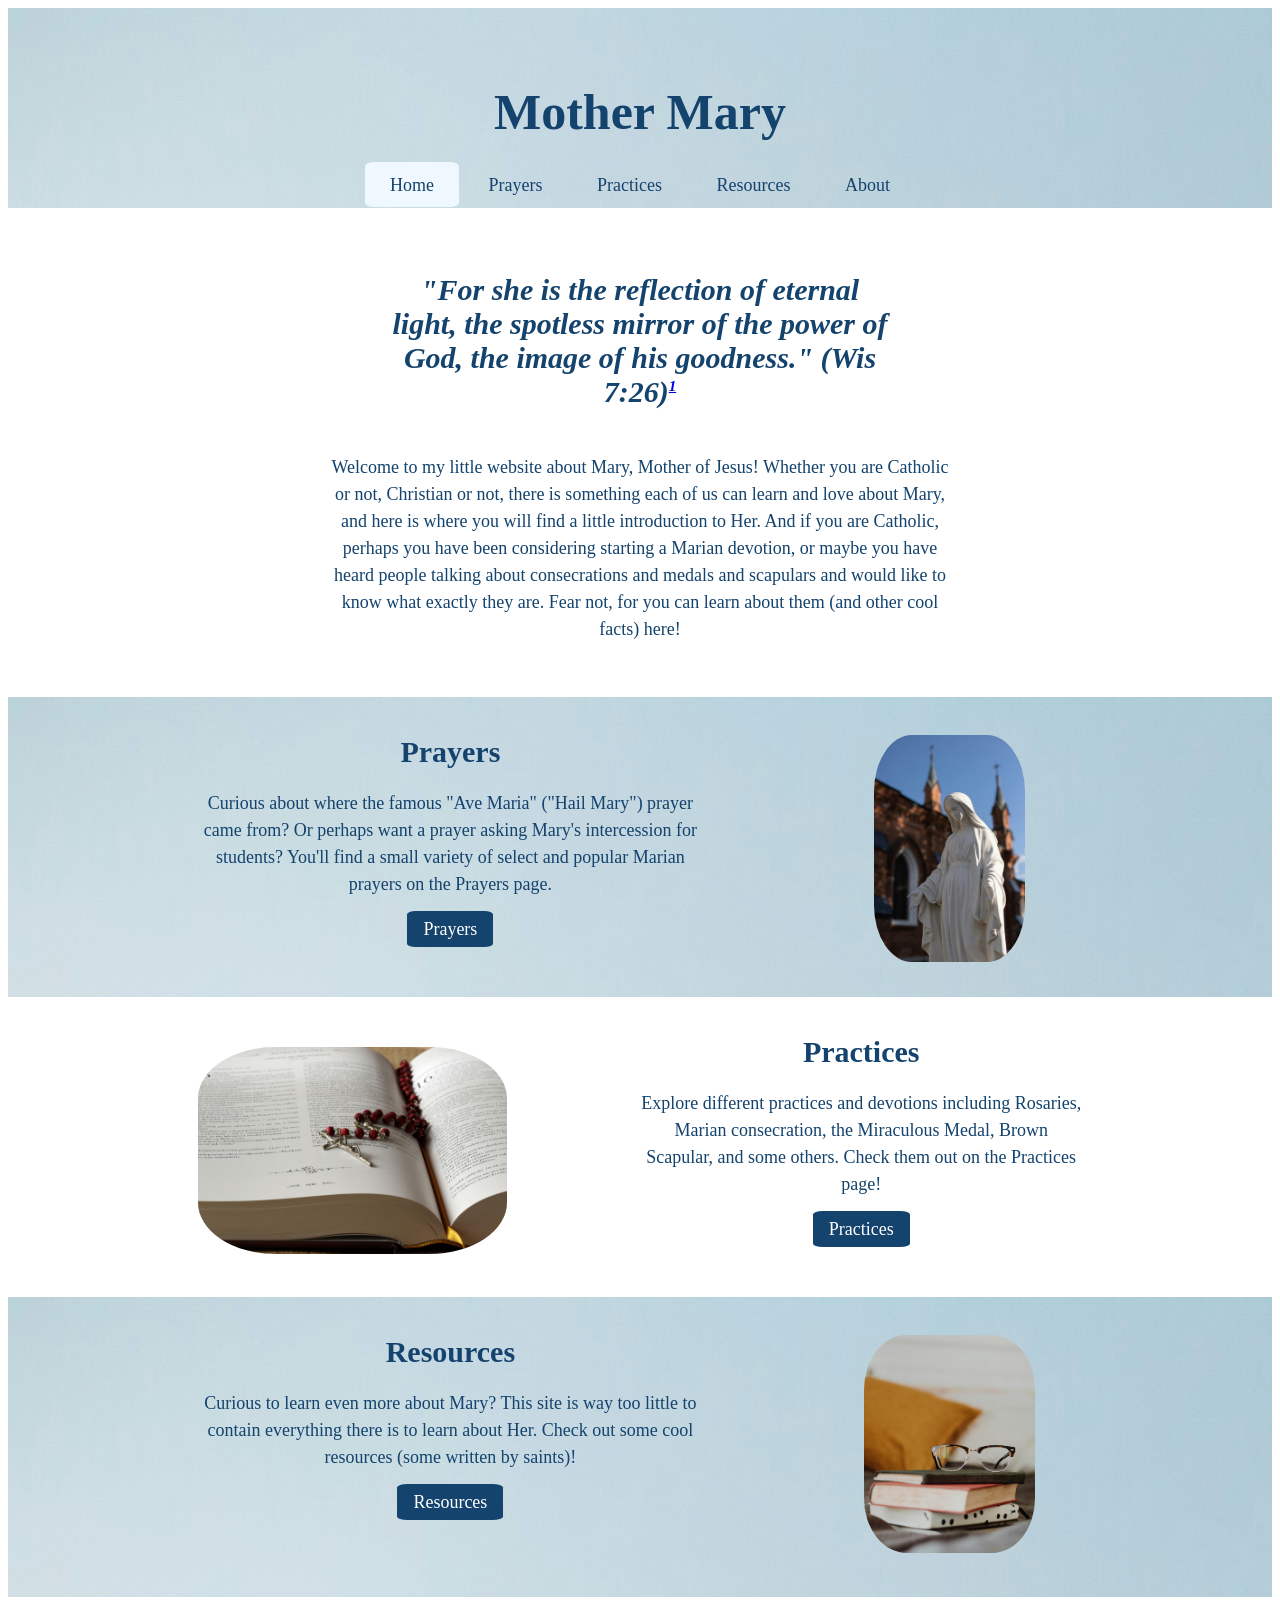
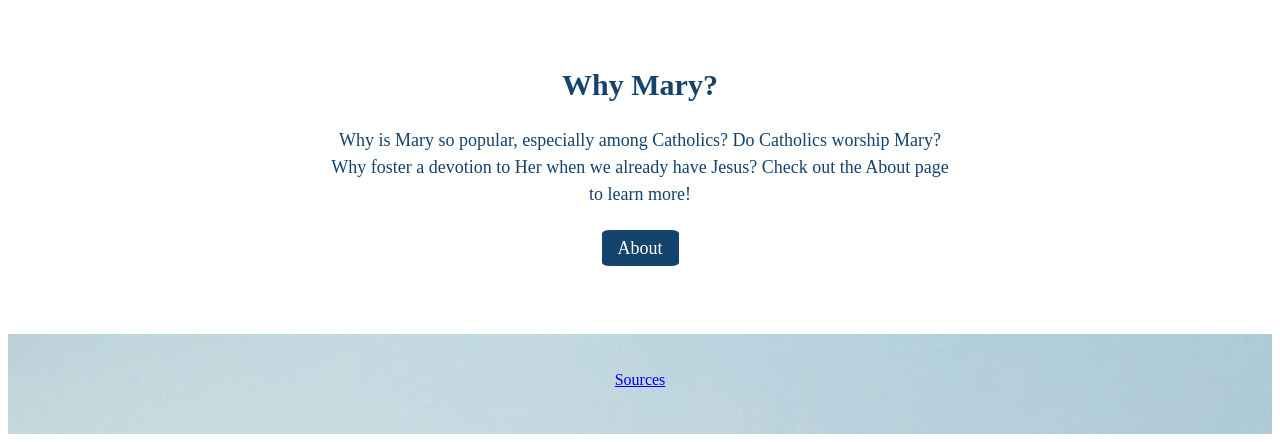
<file: index.html>
<!DOCTYPE html>
<html lang="en-US">
    <head>
        <title>Mother Mary</title>
        <link href="styles/styles.css" type="text/css" rel="stylesheet" >
        <script src="scripts/script.js"></script>
        <meta charset="UTF-8"> 
    </head>
    <body>
        <header>
            <h1>Mother Mary</h1>
            <nav>
                <a href="index.html" class="active">Home</a>
                <a href="prayers.html">Prayers</a>
                <a href="practices.html">Practices</a>
                <a href="resources.html">Resources</a>
                <a href="about.html">About</a>
            </nav>
        </header>
        
        
        <button onclick="topFunction()" id="myBtn" title="Back to top">Back to Top</button>



        <h2 id="quote">"For she is the reflection of eternal light,
             the spotless mirror of the power of God, the image of his goodness." 
             (Wis 7:26)<sup><a href="https://bible.usccb.org/bible/wisdom/7?26=#27007026" target="_blank">1</a></sup></h2>
        <p class="intro">
            Welcome to my little website about Mary, 
            Mother of Jesus! Whether you are Catholic 
            or not, Christian or not, there is something 
            each of us can learn and love about Mary, and 
            here is where you will find a little introduction
             to Her. And if you are Catholic, perhaps you have 
             been considering starting a Marian devotion, or
              maybe you have heard people talking about 
              consecrations and medals and scapulars and 
              would like to know what exactly they are. 
              Fear not, for you can learn about them (and
               other cool facts) here!
        </p>
        <br><br>
        <div class="splitView">
            <div class="left">
                <h2>Prayers</h2>
                <p>Curious about where the famous "Ave Maria" ("Hail Mary") prayer came from? 
                    Or perhaps want a prayer asking Mary's intercession for students? 
                    You'll find a small variety of select and popular Marian prayers on the Prayers page.</p>
                <a href="prayers.html" class="button">Prayers</a>
            </div>
            <div id="right">
                <img src="images/maryStatue.jpg" alt="Statue of Mary." title="Statue of Mary" >
            </div>
        </div>

        <div id="splitView2">
            <div id="left2">
                <img src="images/rosary1.jpg" alt="Rosary on Bible." title="Rosary" >
            </div>
            <div id="right2">
                <h2>Practices</h2>
                <p>Explore different practices and devotions including Rosaries, Marian consecration,
                     the Miraculous Medal, Brown Scapular, and some others. 
                     Check them out on the Practices page!</p>
                <a href="practices.html" class="button">Practices</a>
            </div>
        </div>
        
        <div class="splitView">
            <div class="left">
                <h2>Resources</h2>
                <p>Curious to learn even more about Mary? This site is way too little to contain everything there is to learn about Her. Check out some cool resources (some written by saints)!</p>
                <a href="resources.html" class="button">Resources</a>
            </div>
            <div id="right3">
                <img src="images/books.jpg" alt="Glasses on books." title="Books" >
            </div>
        </div>
        <br><br>
        <h2>Why Mary?</h2>
        <p class="intro">
            Why is Mary so popular, especially among Catholics? Do Catholics worship Mary? Why foster a devotion to Her when we already have Jesus? Check out the About page to learn more!
            <br>
            <br>
            <a href="about.html" class="button">About</a>
        </p>
        <br><br><br>
        <footer>
            <a href="sources.html">Sources</a>
        </footer>
    </body>
</html>
</file>
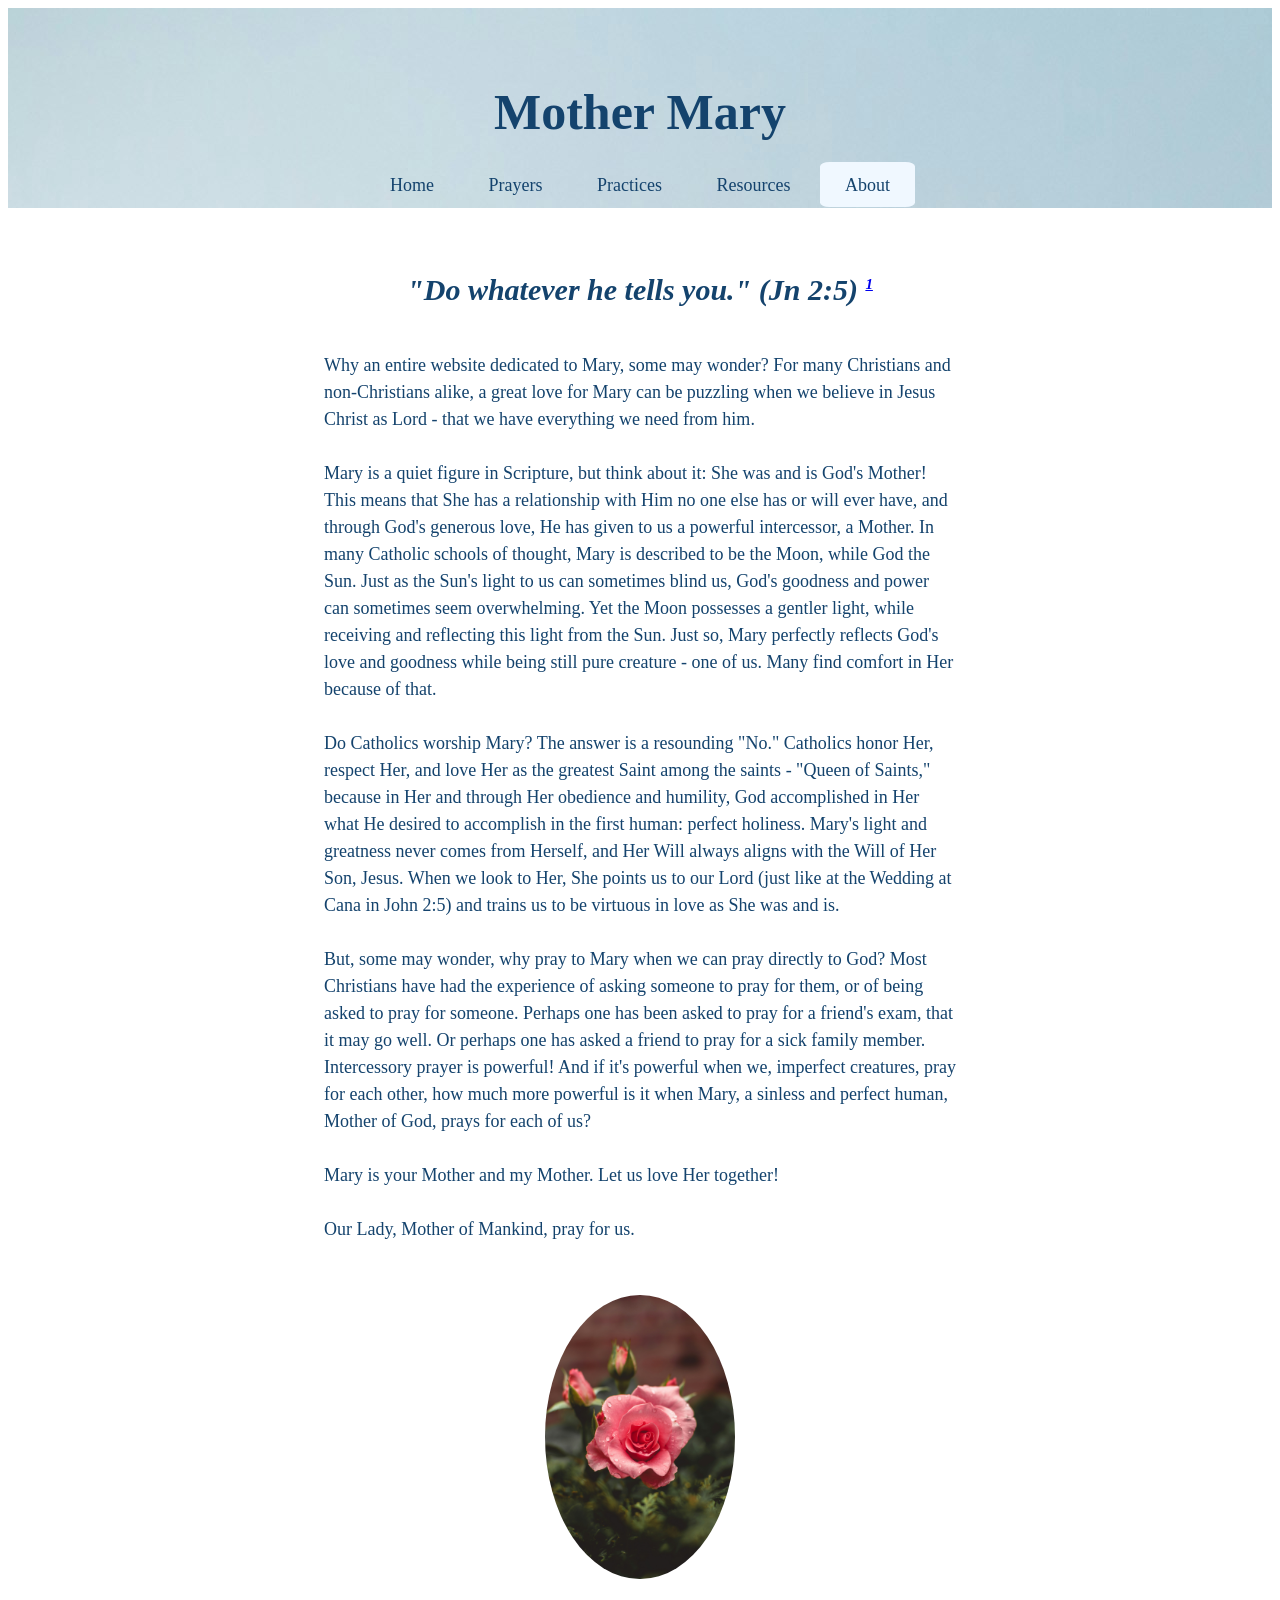
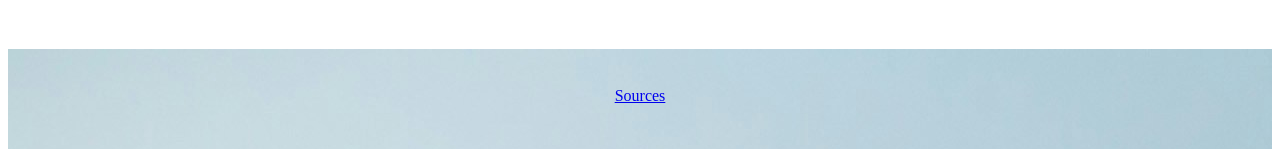
<file: about.html>
<!DOCTYPE html>
<html lang="en-US">
    <head>
        <title>Mother Mary</title>
        <link href="styles/styles.css" type="text/css" rel="stylesheet" >
        <script src="scripts/script.js"></script>
        <meta charset="UTF-8"> 
    </head>
    <body>
        <header>
            <h1>Mother Mary</h1>
            <nav>
                <a href="index.html">Home</a>
                <a href="prayers.html">Prayers</a>
                <a href="practices.html">Practices</a>
                <a href="resources.html">Resources</a>
                <a href="about.html" class="active">About</a>
            </nav>
        </header>
        
        
        <button onclick="topFunction()" id="myBtn" title="Back to top">Back to Top</button>



        <h2 id="quote">"Do whatever he tells you." (Jn 2:5)
            <sup><a href="https://bible.usccb.org/bible/john/2?5=#51002005" target="_blank">1</a></sup></h2>
        <p class="explanation">
            Why an entire website dedicated to Mary, some may wonder? 
            For many Christians and non-Christians alike,
             a great love for Mary can be puzzling when we believe in Jesus Christ as Lord 
             - that we have everything we need from him.
            <br><br>
            Mary is a quiet figure in Scripture, but think about it: 
            She was and is God's Mother! This means that She has a 
            relationship with Him no one else has or will ever have,
             and through God's generous love, He has given to us a 
             powerful intercessor, a Mother. In many Catholic schools of 
             thought, Mary is described to be the Moon, while God the Sun. 
             Just as the Sun's light to us can sometimes blind us, 
             God's goodness and power can sometimes seem overwhelming.
              Yet the Moon possesses a gentler light, 
              while receiving and reflecting this light from the Sun. 
              Just so, Mary perfectly reflects God's love and goodness 
              while being still pure creature - one of us. Many find comfort in Her because of that.
            <br><br>
            Do Catholics worship Mary? The answer is a resounding "No." Catholics honor Her, respect Her, and love Her as the greatest Saint among the saints - "Queen of Saints," because in Her and through Her obedience and humility, God accomplished in Her what He desired to accomplish in the first human: perfect holiness. Mary's light and greatness never comes from Herself, and Her Will always aligns with the Will of Her Son, Jesus. When we look to Her, She points us to our Lord (just like at the Wedding at Cana in John 2:5) and trains us to be virtuous in love as She was and is.
            <br><br>
            But, some may wonder, why pray to Mary when we can pray 
            directly to God? Most Christians have had the experience 
            of asking someone to pray for them, or of being asked to pray for someone. Perhaps one has been asked to pray for a friend's exam, that it may go well. Or perhaps one has asked a friend to pray for a sick family member. Intercessory prayer is powerful! And if it's powerful when we, imperfect creatures, pray for each other, how much more powerful is it when Mary, a sinless and perfect human, Mother of God, prays for each of us?
            <br><br>
            Mary is your Mother and my Mother. Let us love Her together!
            <br><br>
            Our Lady, Mother of Mankind, pray for us.
        </p>
        <br>
        <img id="center" src="images/rose.jpg" alt="Rose." title="Rose" >
        <br><br><br>
        <footer>
            <a href="sources.html">Sources</a>
        </footer>
    </body>
</html>
</file>
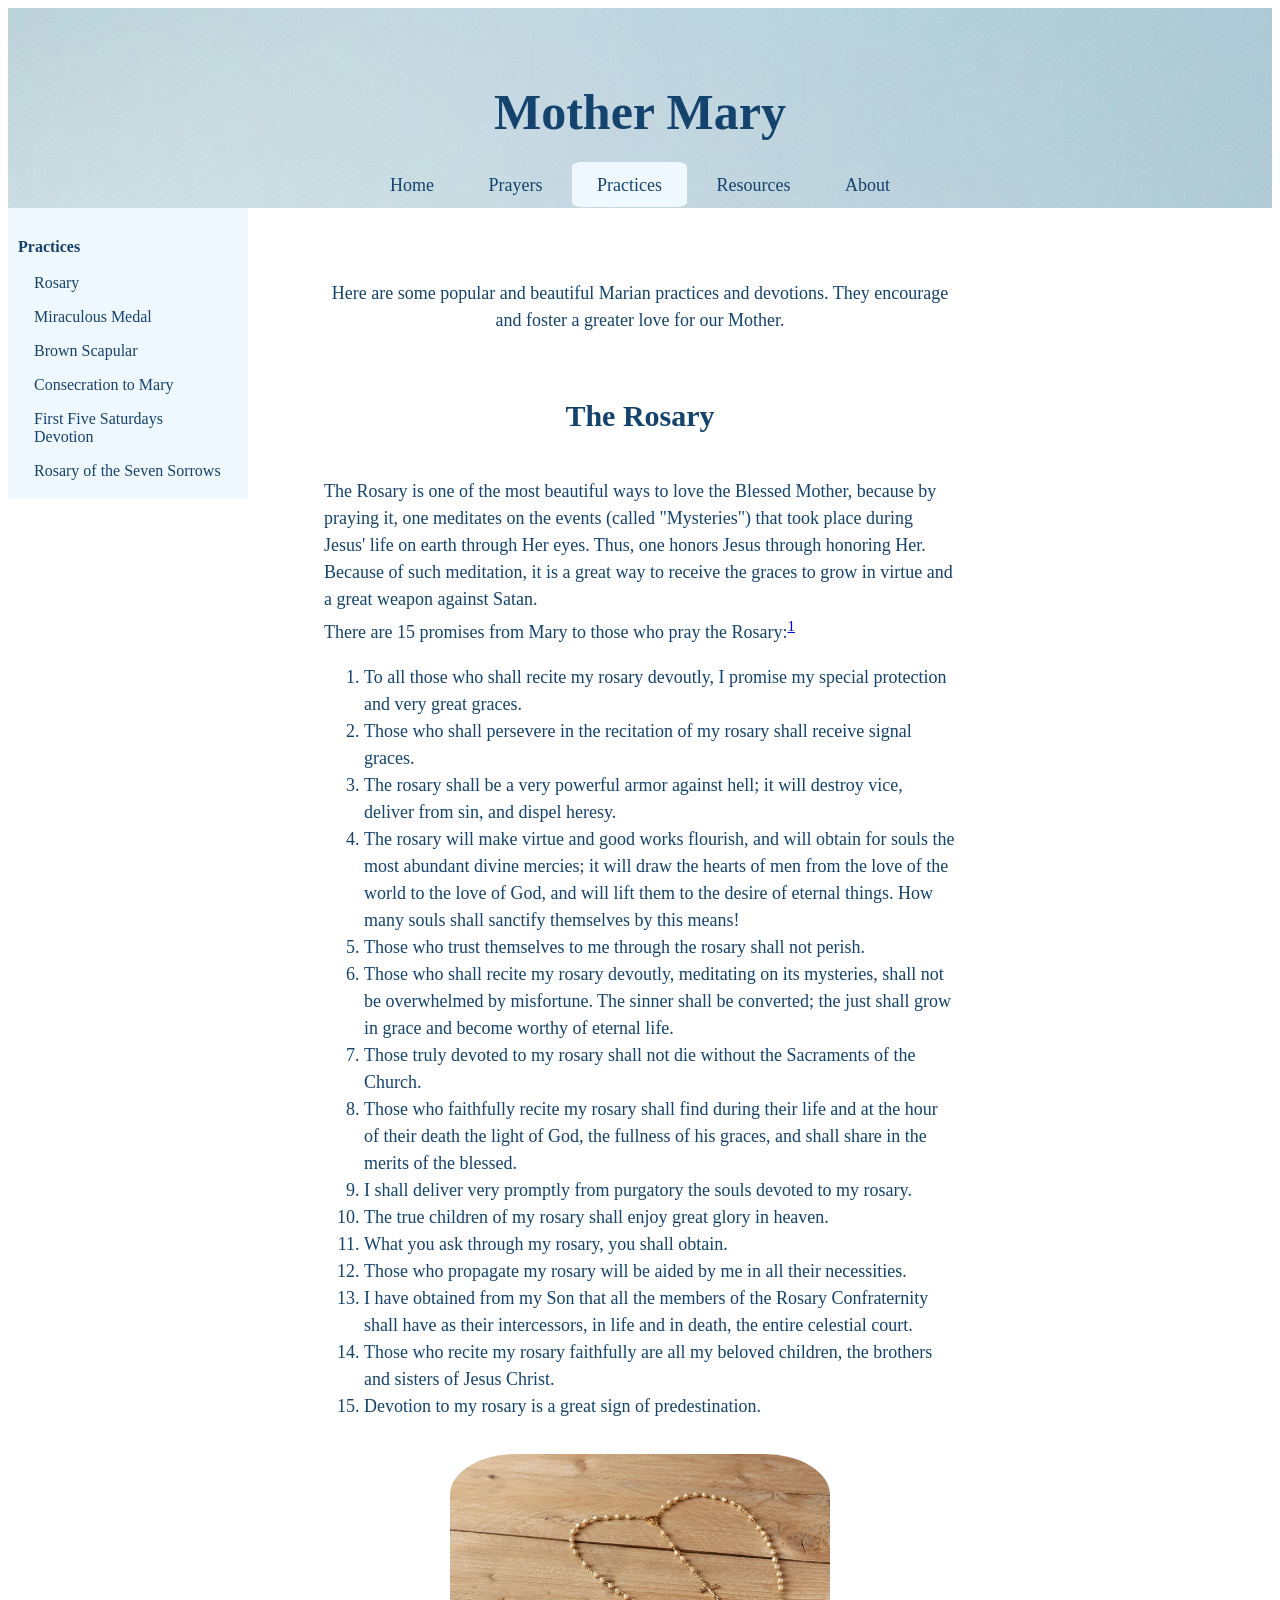
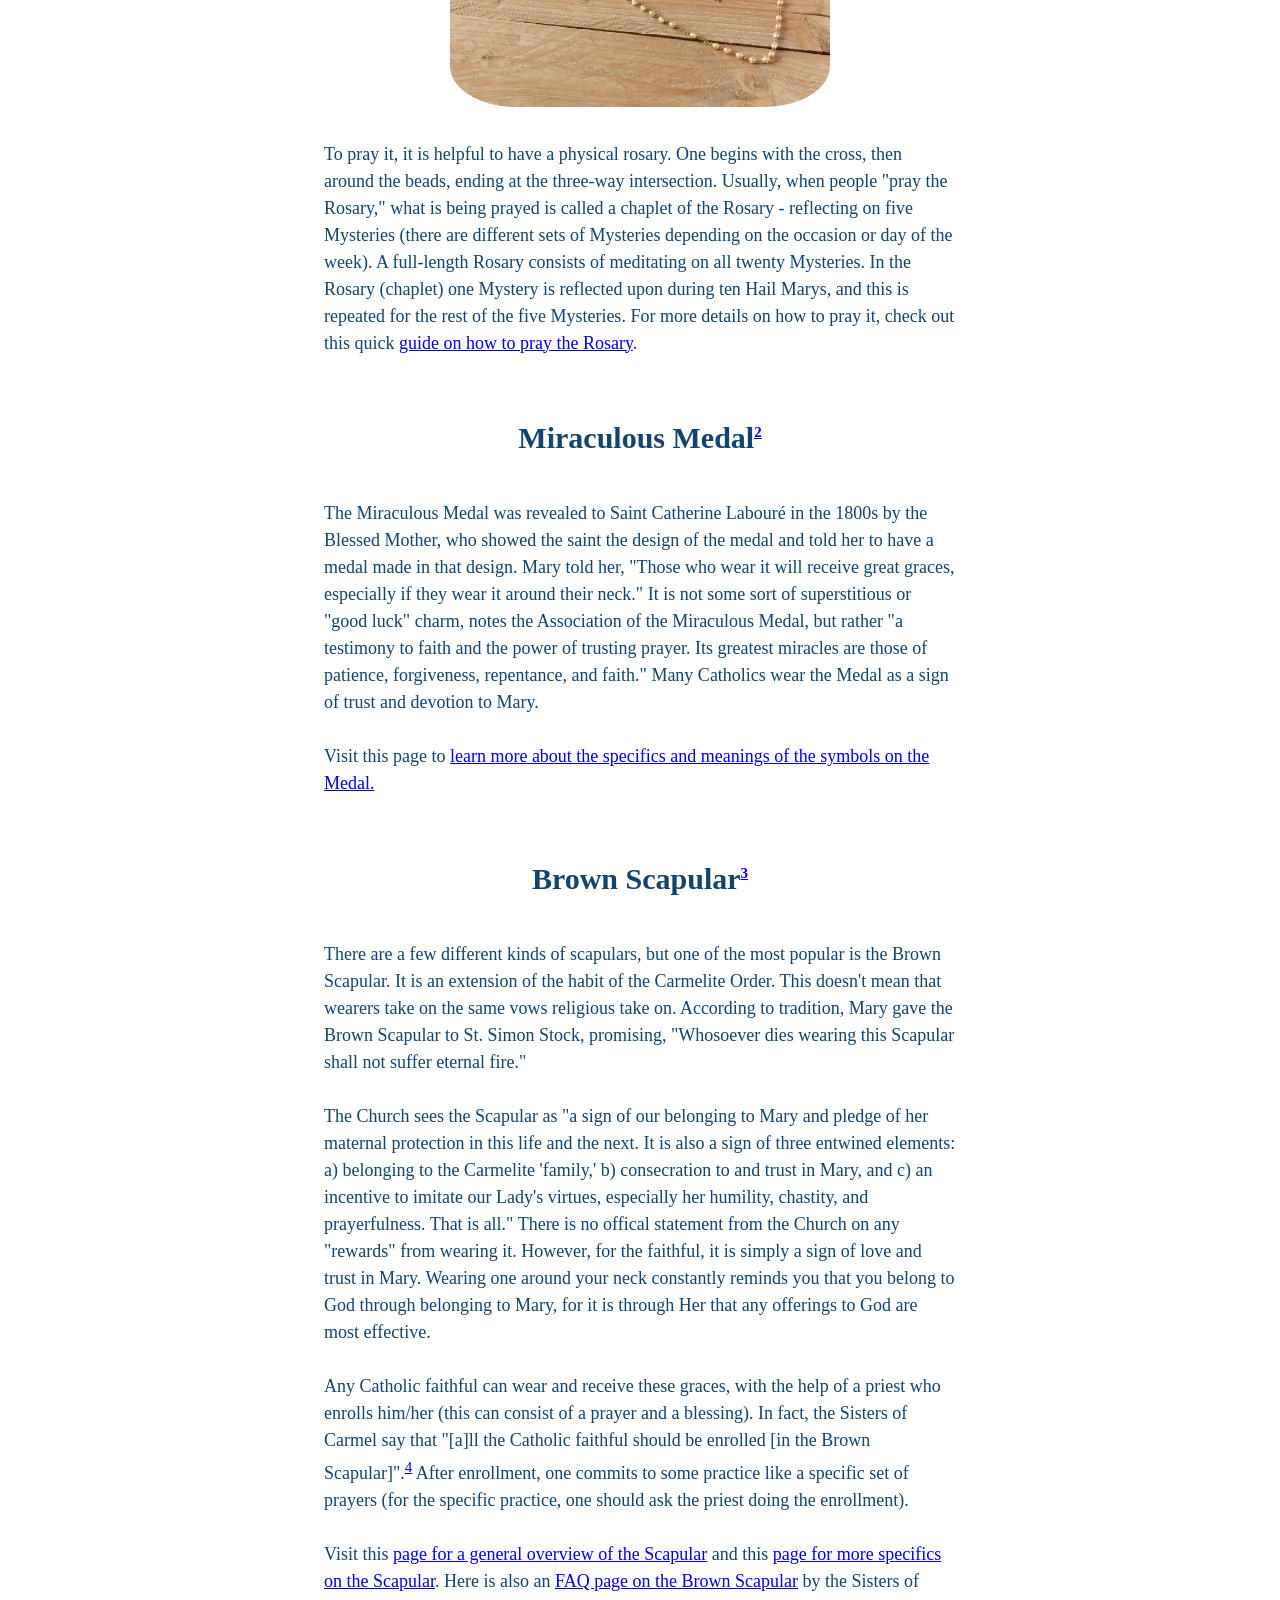
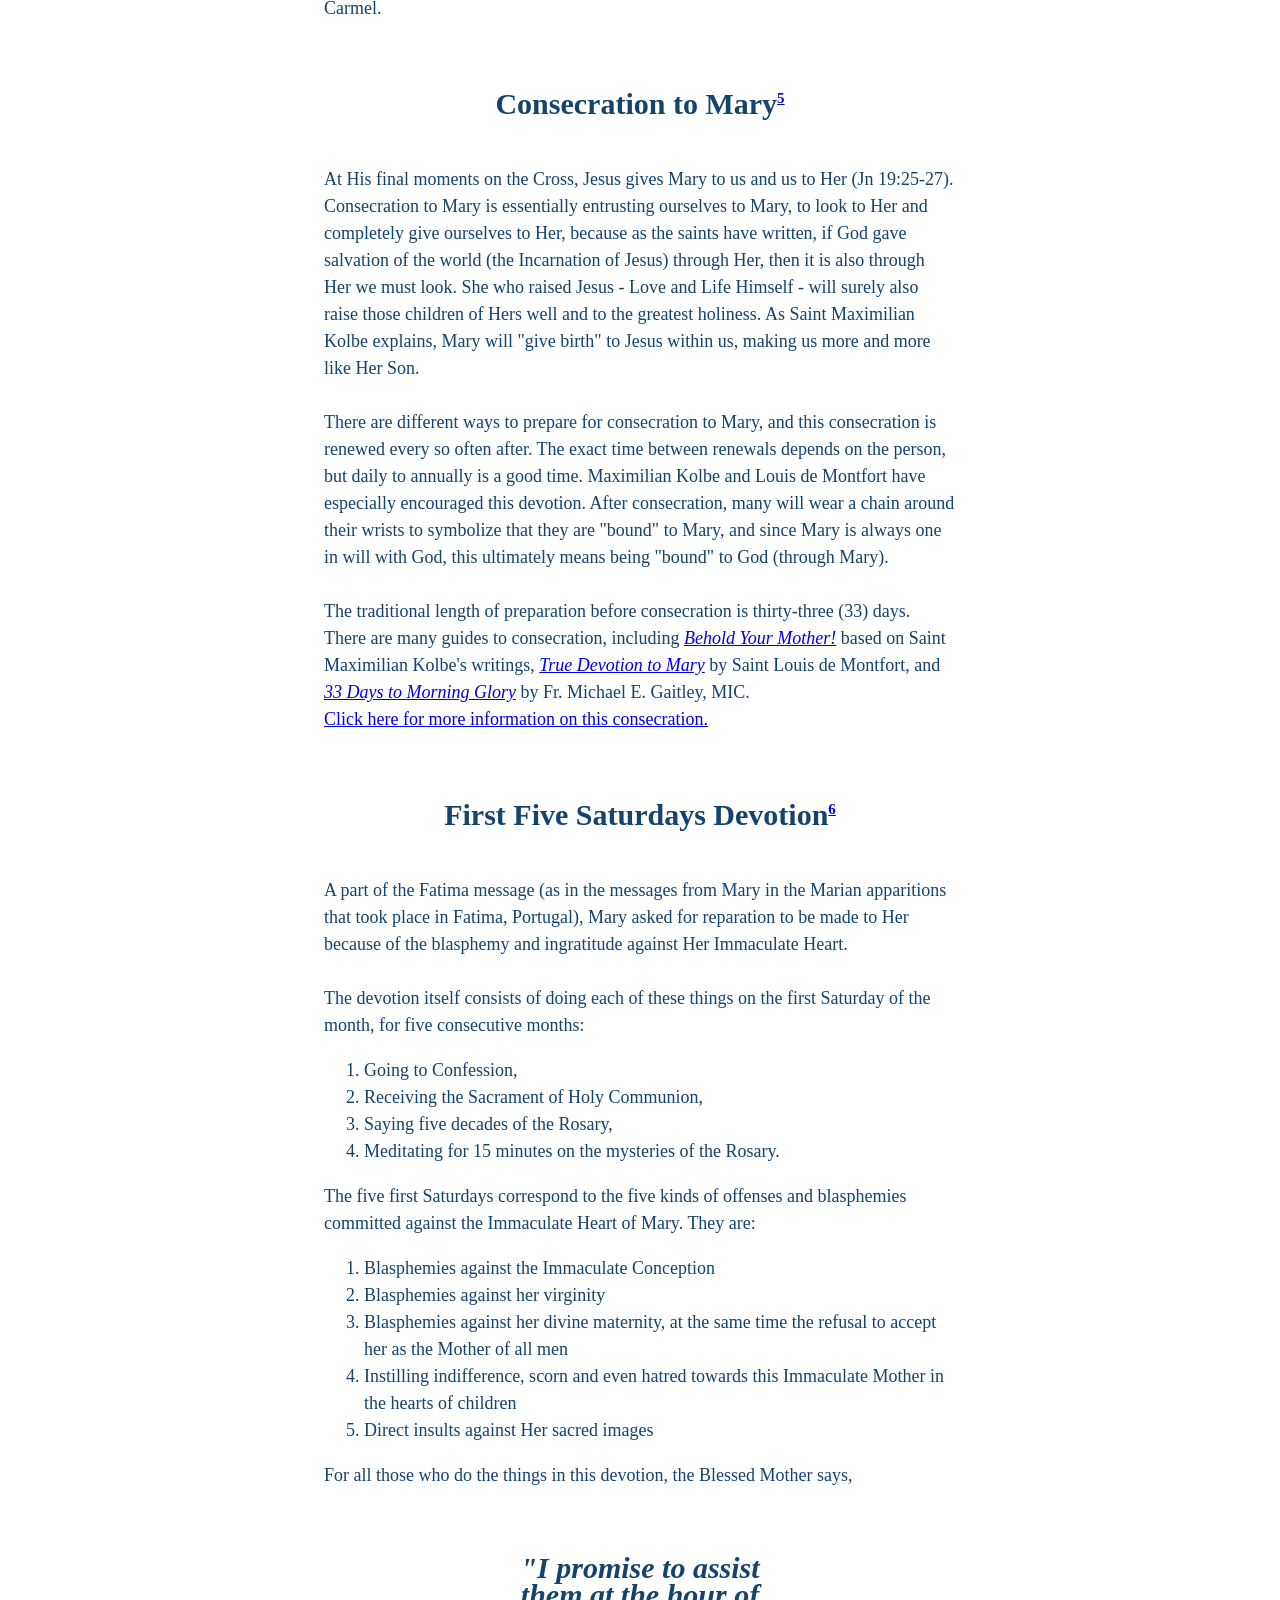
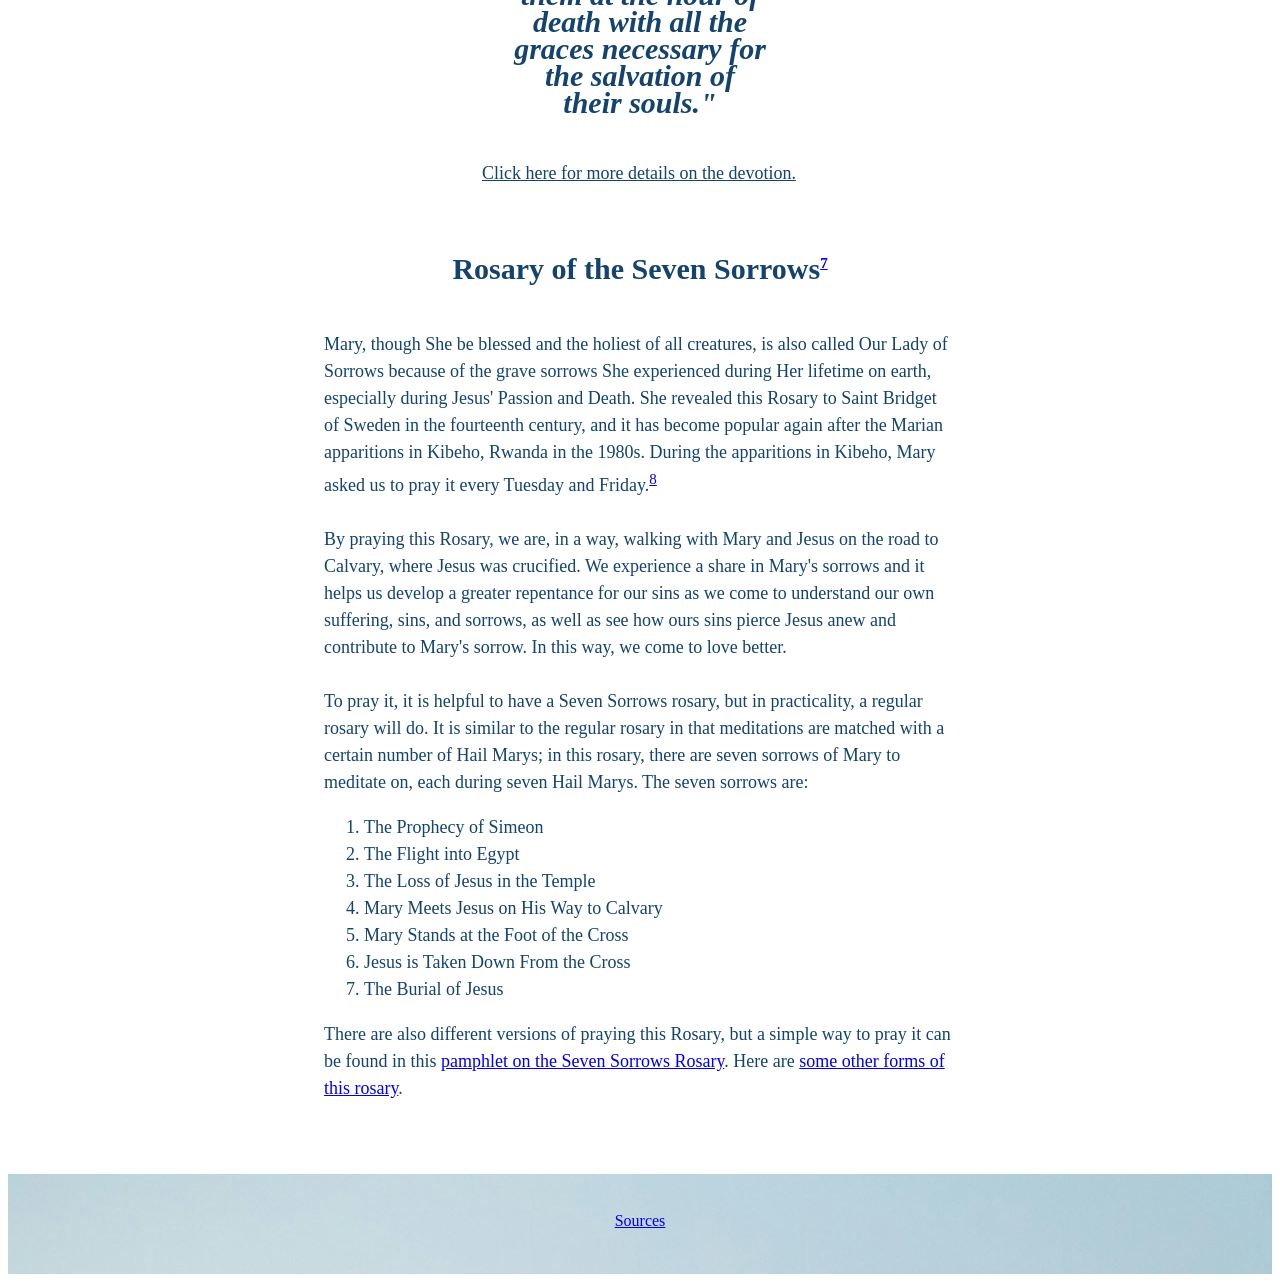
<file: practices.html>
<!DOCTYPE html>
<html lang="en-US">
    <head>
        <title>Mother Mary</title>
        <link href="styles/styles.css" type="text/css" rel="stylesheet" >
        <script src="scripts/script.js"></script>
        <meta charset="UTF-8"> 
    </head>
    <body>
        <header>
            <h1>Mother Mary</h1>
            <nav>
                <a href="index.html">Home</a>
                <a href="prayers.html">Prayers</a>
                <a href="practices.html" class="active">Practices</a>
                <a href="resources.html">Resources</a>
                <a href="about.html">About</a>
            </nav>
        </header>
        
        
        <button onclick="topFunction()" id="myBtn" title="Back to top">Back to Top</button>



        <div id="leftMenu">
            <b>Practices</b>
            <ul>
                <li><a href="#hailMary">Rosary</a></li>
                <li><a href="#medal">Miraculous Medal</a></li>
                <li><a href="#scapular">Brown Scapular</a></li>
                <li><a href="#consecration">Consecration to Mary</a></li>
                <li><a href="#saturdays">First Five Saturdays Devotion</a></li>
                <li><a href="#sorrow">Rosary of the Seven Sorrows</a></li>
            </ul>
        </div>
        <br><br><br>
        <p class="intro">
            Here are some popular and beautiful Marian practices and devotions. They encourage and foster a greater love for our Mother.
        </p>
        <h2 class="regTitle" id="rosary">
            The Rosary
        </h2>
        <div class="explanation">
            The Rosary is one of the most beautiful ways to love the Blessed Mother, because by praying it, one meditates on the events (called "Mysteries") that took place during Jesus' life on earth through Her eyes. Thus, one honors Jesus through honoring Her.<br>
            Because of such meditation, it is a great way to receive the graces to grow in virtue and a great weapon against Satan.<br>
            There are 15 promises from Mary to those who pray the Rosary:<sup><a href="https://marian.org/13th/the-fifteen-promises-of-our-lady" target="_blank">1</a></sup><br>
            <ol class="centerList">
                <li>To all those who shall recite my rosary devoutly, I promise my special protection and very great graces.</li>
                <li>Those who shall persevere in the recitation of my rosary shall receive signal graces.</li>
                <li>The rosary shall be a very powerful armor against hell; it will destroy vice, deliver from sin, and dispel heresy.</li>
                <li>The rosary will make virtue and good works flourish, and will obtain for souls the most abundant divine mercies; it will draw the hearts of men from the love of the world to the love of God, and will lift them to the desire of eternal things. How many souls shall sanctify themselves by this means!</li>
                <li>Those who trust themselves to me through the rosary shall not perish.</li>
                <li>Those who shall recite my rosary devoutly, meditating on its mysteries, shall not be overwhelmed by misfortune. The sinner shall be converted; the just shall grow in grace and become worthy of eternal life.</li>
                <li>Those truly devoted to my rosary shall not die without the Sacraments of the Church.</li>
                <li>Those who faithfully recite my rosary shall find during their life and at the hour of their death the light of God, the fullness of his graces, and shall share in the merits of the blessed.</li>
                <li>I shall deliver very promptly from purgatory the souls devoted to my rosary.</li>
                <li>The true children of my rosary shall enjoy great glory in heaven.</li>
                <li>What you ask through my rosary, you shall obtain.</li>
                <li>Those who propagate my rosary will be aided by me in all their necessities.</li>
                <li>I have obtained from my Son that all the members of the Rosary Confraternity shall have as their intercessors, in life and in death, the entire celestial court.</li>
                <li>Those who recite my rosary faithfully are all my beloved children, the brothers and sisters of Jesus Christ.</li>
                <li>Devotion to my rosary is a great sign of predestination.</li>
            </ol>
        </div>
        <img id="pracImgs" src="images/whiteRosary.jpg" alt="White Rosary." title="Rosary" >
        <p class="explanation">
            To pray it, it is helpful to have a physical rosary. 
            One begins with the cross, then around the beads, ending at the three-way intersection. 
            Usually, when people "pray the Rosary," what is being prayed is called a chaplet of the Rosary - 
            reflecting on five Mysteries (there are different sets of Mysteries depending on the occasion or day of the week). 
            A full-length Rosary consists of meditating on all twenty Mysteries. 
            In the Rosary (chaplet) one Mystery is reflected upon during ten Hail Marys, and this is repeated for the rest of the five Mysteries. 
            For more details on how to pray it, check out this quick 
            <a href="https://www.usccb.org/how-to-pray-the-rosary" target="_blank">guide on how to pray the Rosary</a>.
        </p>
        <h2 class="regTitle" id="medal">
            Miraculous Medal<sup><a href="https://www.thedivinemercy.org/articles/meaning-miraculous-medal" target="_blank">2</a></sup>
        </h2>
        <p class="explanation">
            The Miraculous Medal was revealed to Saint Catherine Labouré in the 1800s by the Blessed Mother,
             who showed the saint the design of the medal and told her to have a medal made in that design.
              Mary told her, "Those who wear it will receive great graces, especially if they wear it around 
              their neck." It is not some sort of superstitious or "good luck" charm, notes the Association
               of the Miraculous Medal, but rather "a testimony to faith and the power of trusting prayer.
                Its greatest miracles are those of patience, forgiveness, repentance, and faith."
            Many Catholics wear the Medal as a sign of trust and devotion to Mary. 
            <br><br>Visit this page to <a href="https://www.thedivinemercy.org/articles/meaning-miraculous-medal" target="_blank">learn more about the specifics and meanings of the symbols on the Medal.</a>
        </p>
        <h2 class="regTitle" id="scapular">
            Brown Scapular<sup><a href="https://www.wordonfire.org/articles/5-things-to-know-about-our-lady-of-mt-carmel-and-the-brown-scapular/" target="_blank">3</a></sup>
        </h2>
        <p class="explanation">
            There are a few different kinds of scapulars, but one of the most popular is the Brown Scapular. It is an extension of the habit of the Carmelite Order.
             This doesn't mean that wearers take on the same vows religious take on. 
             According to tradition, Mary gave the Brown Scapular to St. Simon Stock, promising, "Whosoever dies wearing this Scapular shall not suffer eternal fire."<br><br>
            The Church sees the Scapular as "a sign of our belonging to Mary and 
            pledge of her maternal protection in this life and the next. 
            It is also a sign of three entwined elements: a) belonging to the Carmelite
             'family,' b) consecration to and trust in Mary, and 
             c) an incentive to imitate our Lady's virtues, 
             especially her humility, chastity, and prayerfulness. That is all." 
             There is no offical statement from the Church on any "rewards" from wearing it. However, for the faithful, it is simply a sign of love and trust in Mary. Wearing one around your neck constantly reminds you that you belong to God through belonging to Mary, for it is through Her that any offerings to God are most effective.<br><br>
             Any Catholic faithful can wear and receive these graces, with the help of a priest who enrolls him/her (this can consist of a prayer and a blessing). In fact, the Sisters of Carmel say that "[a]ll the Catholic faithful should be enrolled [in the Brown Scapular]".<sup><a href="https://www.wordonfire.org/articles/5-things-to-know-about-our-lady-of-mt-carmel-and-the-brown-scapular/" target="_blank">4</a></sup>
            After enrollment, one commits to some practice like a specific set of prayers (for the specific practice, one should ask the priest doing the enrollment).<br><br>
            Visit this <a href="https://www.wordonfire.org/articles/5-things-to-know-about-our-lady-of-mt-carmel-and-the-brown-scapular/" target="_blank">page for a general overview of the Scapular</a> and this <a href="https://www.sistersofcarmel.com/brown-scapular-information.php" target="_blank">page for more specifics on the Scapular</a>.
            Here is also an <a href="https://www.sistersofcarmel.com/faqs-the-brown-scapular/" target="_blank">FAQ page on the Brown Scapular</a> by the Sisters of Carmel.
        </p>
        <h2 class="regTitle" id="consecration">
            Consecration to Mary<sup><a href="https://hallow.com/blog/how-to-pray-marian-consecration/" target="_blank">5</a></sup>
        </h2>
        <p class="explanation">
            At His final moments on the Cross, Jesus gives Mary to us and us to Her (Jn 19:25-27). Consecration to Mary is essentially entrusting ourselves to Mary, to look to Her and completely give ourselves to Her, because as the saints have written, if God gave salvation of the world (the Incarnation of Jesus) through Her, then it is also through Her we must look. She who raised Jesus - Love and Life Himself - will surely also raise those children of Hers well and to the greatest holiness. As Saint Maximilian Kolbe explains, Mary will "give birth" to Jesus within us, making us more and more like Her Son.<br><br>
            There are different ways to prepare for consecration to Mary, and this 
            consecration is renewed every so often after. The exact time between 
            renewals depends on the person, but daily to annually is a good time.
             Maximilian Kolbe and Louis de Montfort have especially encouraged this devotion. 
            After consecration, many will wear a chain around their wrists
            to symbolize that they are "bound" to Mary, and since Mary is always 
            one in will with God, this ultimately means being "bound" to God
            (through Mary).<br><br>
            The traditional length of preparation before consecration is thirty-three (33) days. 
            There are many guides to consecration, including <a href="https://militiaoftheimmaculata.com/behold-your-mother/" target="_blank"><i>Behold Your Mother!</i></a> based on Saint Maximilian Kolbe's writings, <a href="https://tanbooks.com/products/books/true-devotion-to-mary-with-preparation-for-total-consecration/" target="_blank"><i>True Devotion to Mary</i></a> by Saint Louis de Montfort, and <a href="https://www.thedivinemercy.org/articles/33-days-morning-glory-introduction" target="_blank"><i>33 Days to Morning Glory</i></a> by Fr. Michael E. Gaitley, MIC. <br>
            <a href="https://hallow.com/blog/how-to-pray-marian-consecration/" target="_blank">
            Click here for more information on this consecration.</a>
        </p>
        <h2 class="regTitle" id="saturdays">
            First Five Saturdays Devotion<sup><a href="https://americaneedsfatima.org/prayers/the-five-first-saturdays-devotion" target="_blank">6</a></sup>
        </h2>
        <div class="explanation">
            A part of the Fatima message (as in the messages from Mary in the Marian apparitions that took place in Fatima, Portugal), Mary asked for reparation to be made to Her because of the blasphemy and ingratitude against Her Immaculate Heart.<br><br>
            The devotion itself consists of doing each of these things on the first Saturday of the month, for five consecutive months:<br>
            <ol class="centerList">
                <li>Going to Confession,</li>
                <li>Receiving the Sacrament of Holy Communion,</li>
                <li>Saying five decades of the Rosary,</li>
                <li>Meditating for 15 minutes on the mysteries of the Rosary.</li>
            </ol>
        </div>
        <p class="explanation">
            The five first Saturdays correspond to
             the five kinds of offenses and
              blasphemies committed against 
              the Immaculate Heart of Mary. They are:
        </p>
        <div class="explanation">
            <ol class="centerList">
                <li>Blasphemies against the Immaculate Conception</li>
                <li>Blasphemies against her virginity</li>
                <li>Blasphemies against her divine maternity, at the same time the refusal to accept her as the Mother of all men</li>
                <li>Instilling indifference, scorn and even hatred towards this Immaculate Mother in the hearts of children</li>
                <li>Direct insults against Her sacred images</li>
            </ol>
        </div>
        <div class="explanation">
            For all those who do the things in this devotion, the Blessed Mother says, <h2 id="quote">"I promise to assist them at the hour of death with all the graces necessary for the salvation of their souls."</h2>
            <a href="https://americaneedsfatima.org/prayers/the-five-first-saturdays-devotion" class="explanation" target="_blank">Click here for more details on the devotion.</a>
        </div>
        <h2 class="regTitle" id="sorrow">
            Rosary of the Seven Sorrows<sup><a href="https://hallow.com/blog/7-sorrows/" target="_blank">7</a></sup>
        </h2>
        <div class="explanation">
            Mary, though She be blessed and the holiest of all creatures, 
            is also called Our Lady of Sorrows because of the grave sorrows
             She experienced during Her lifetime on earth, especially during 
             Jesus' Passion and Death. She revealed this Rosary to Saint Bridget 
             of Sweden in the fourteenth century, and it has become popular again
              after the Marian apparitions in Kibeho, Rwanda in the 1980s. During the apparitions in Kibeho, 
              Mary asked us to pray it every Tuesday and Friday.<sup><a href="https://www.ncregister.com/blog/our-lady-of-kibeho-calls-for-the-seven-sorrows-rosary" target="_blank">8</a></sup><br><br>
            By praying this Rosary, we are, in a way, walking with
            Mary and Jesus on the road to Calvary, where Jesus was 
            crucified. We experience a share in Mary's sorrows 
            and it helps us develop a greater repentance for our sins as we 
            come to understand our own suffering, sins, and sorrows, as well
             as see how ours sins pierce Jesus anew and contribute to Mary's sorrow. 
             In this way, we come to love better.<br><br>
             To pray it, it is helpful to have a Seven Sorrows rosary, but in practicality, a regular rosary will do.
             It is similar to the regular rosary in that meditations are matched with a certain number of Hail Marys;
             in this rosary, there are seven sorrows of Mary to meditate on, each during seven Hail Marys. The seven sorrows are:
             <ol class="centerList">
                <li>The Prophecy of Simeon</li>
                <li>The Flight into Egypt</li>
                <li>The Loss of Jesus in the Temple</li>
                <li>Mary Meets Jesus on His Way to Calvary</li>
                <li>Mary Stands at the Foot of the Cross</li>
                <li>Jesus is Taken Down From the Cross</li>
                <li>The Burial of Jesus</li>
             </ol>
        </div>
        <p class="explanation">
             There are also different versions of praying this Rosary, but a simple way to pray it can be found in this <a href="https://shopmercy.org/rosary-of-the-7-sorrows.html" target="_blank">pamphlet on the Seven Sorrows Rosary</a>. Here are <a href="https://hallow.com/blog/7-sorrows/" target="_blank">some other forms of this rosary</a>.
        </p>
        <br><br><br>
        <footer>
            <a href="sources.html">Sources</a>
        </footer>
    </body>
</html>
</file>
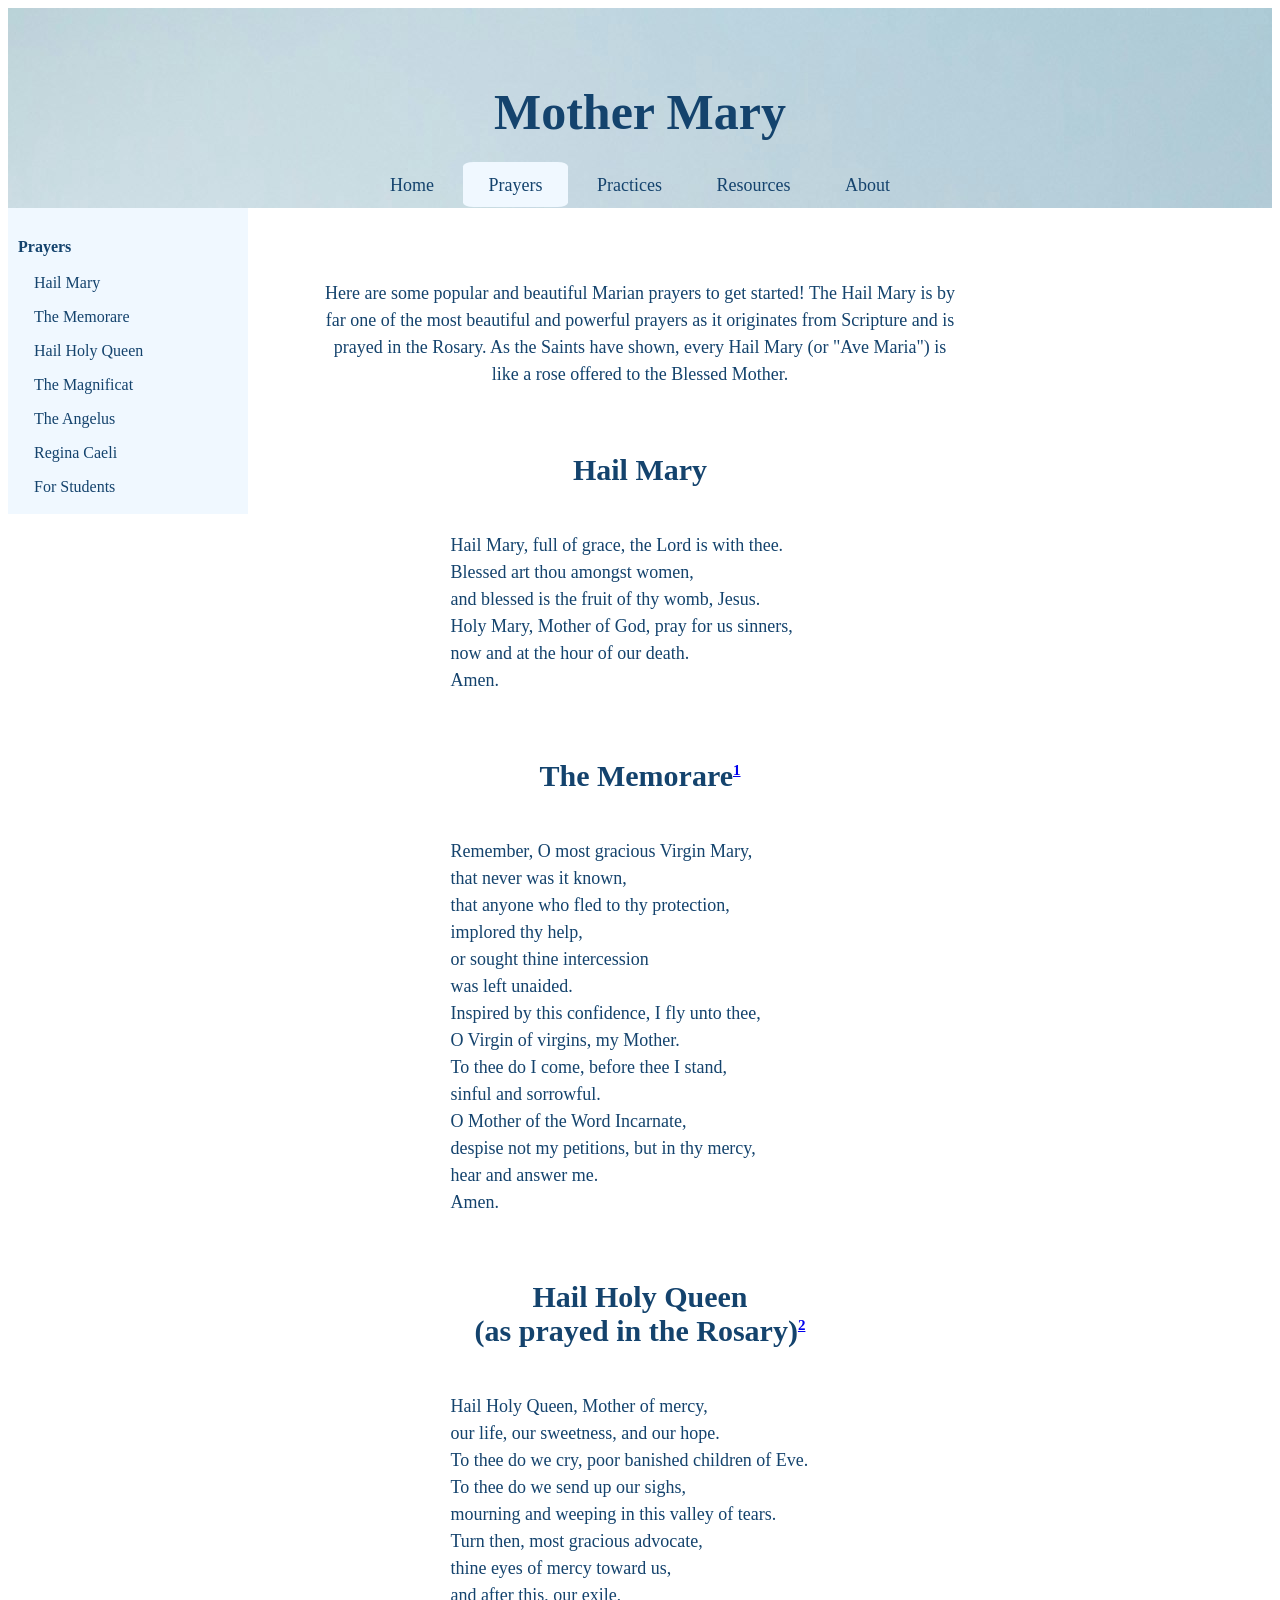
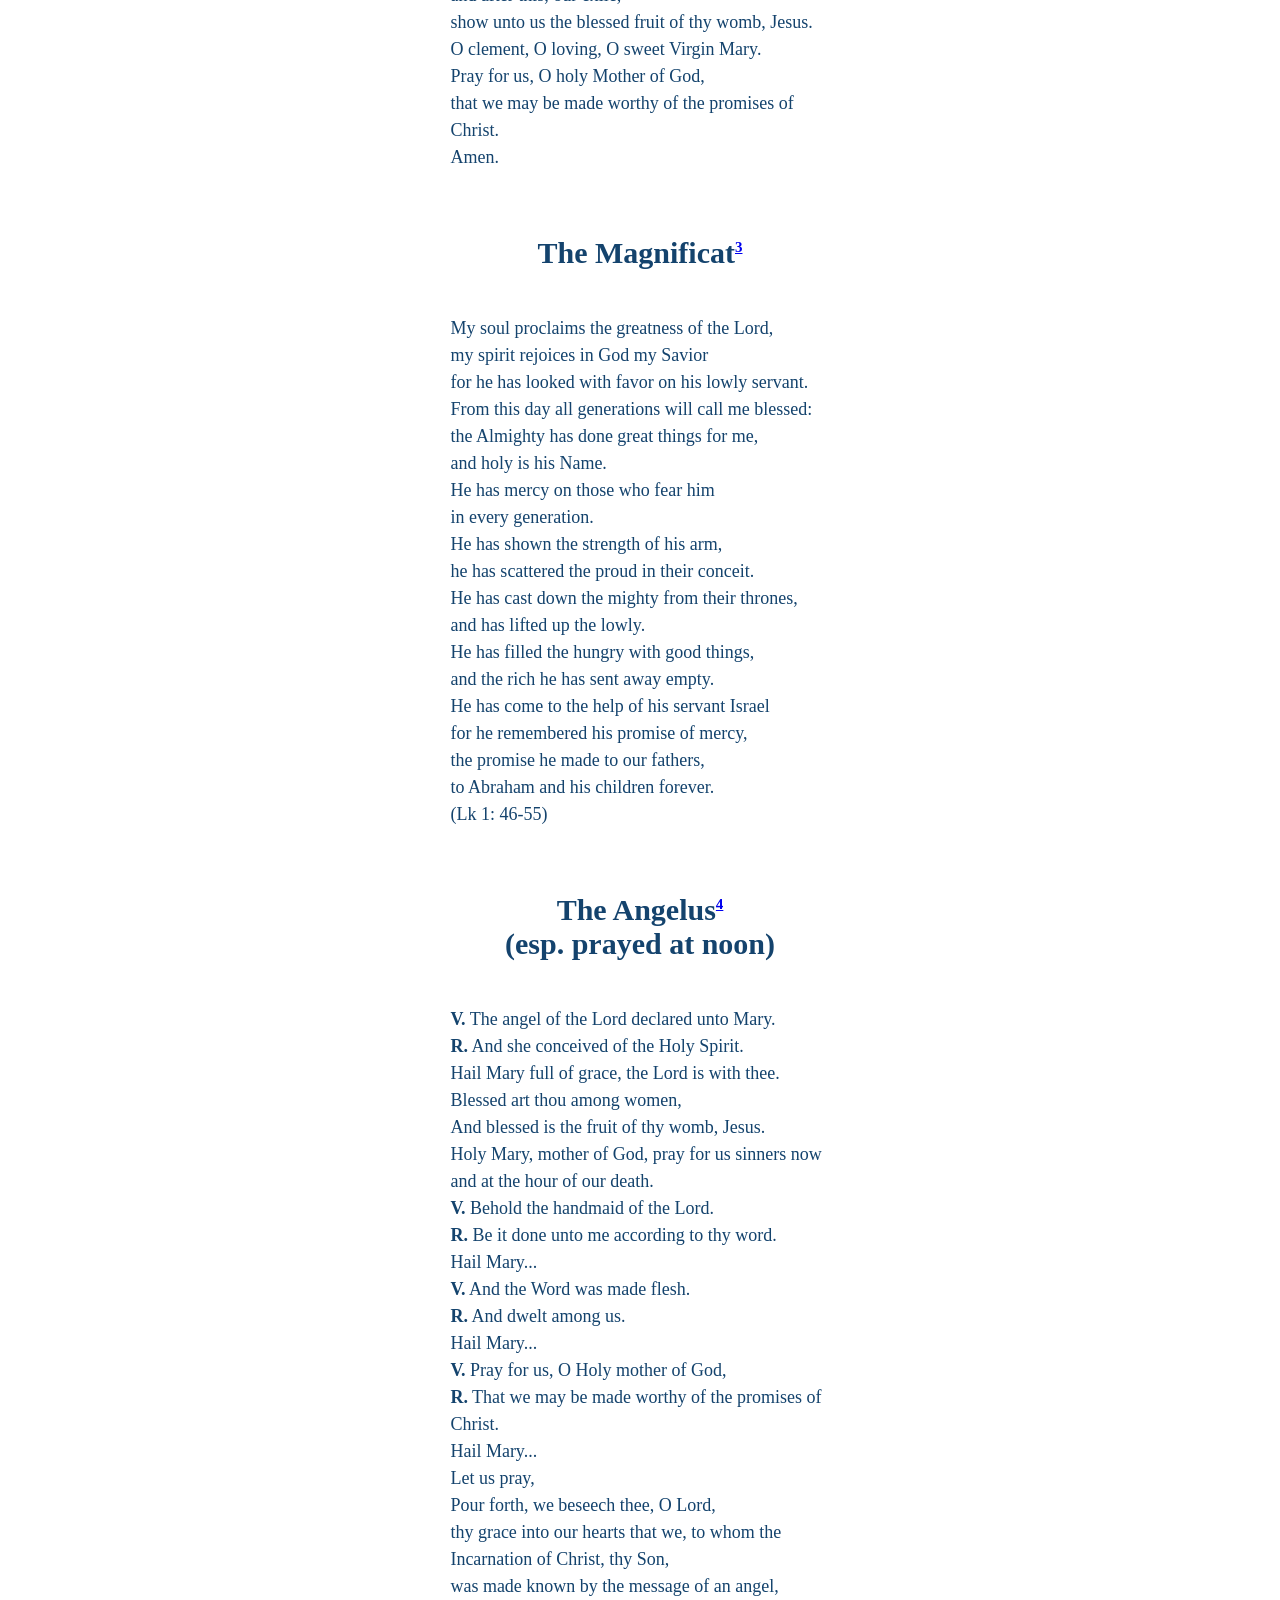
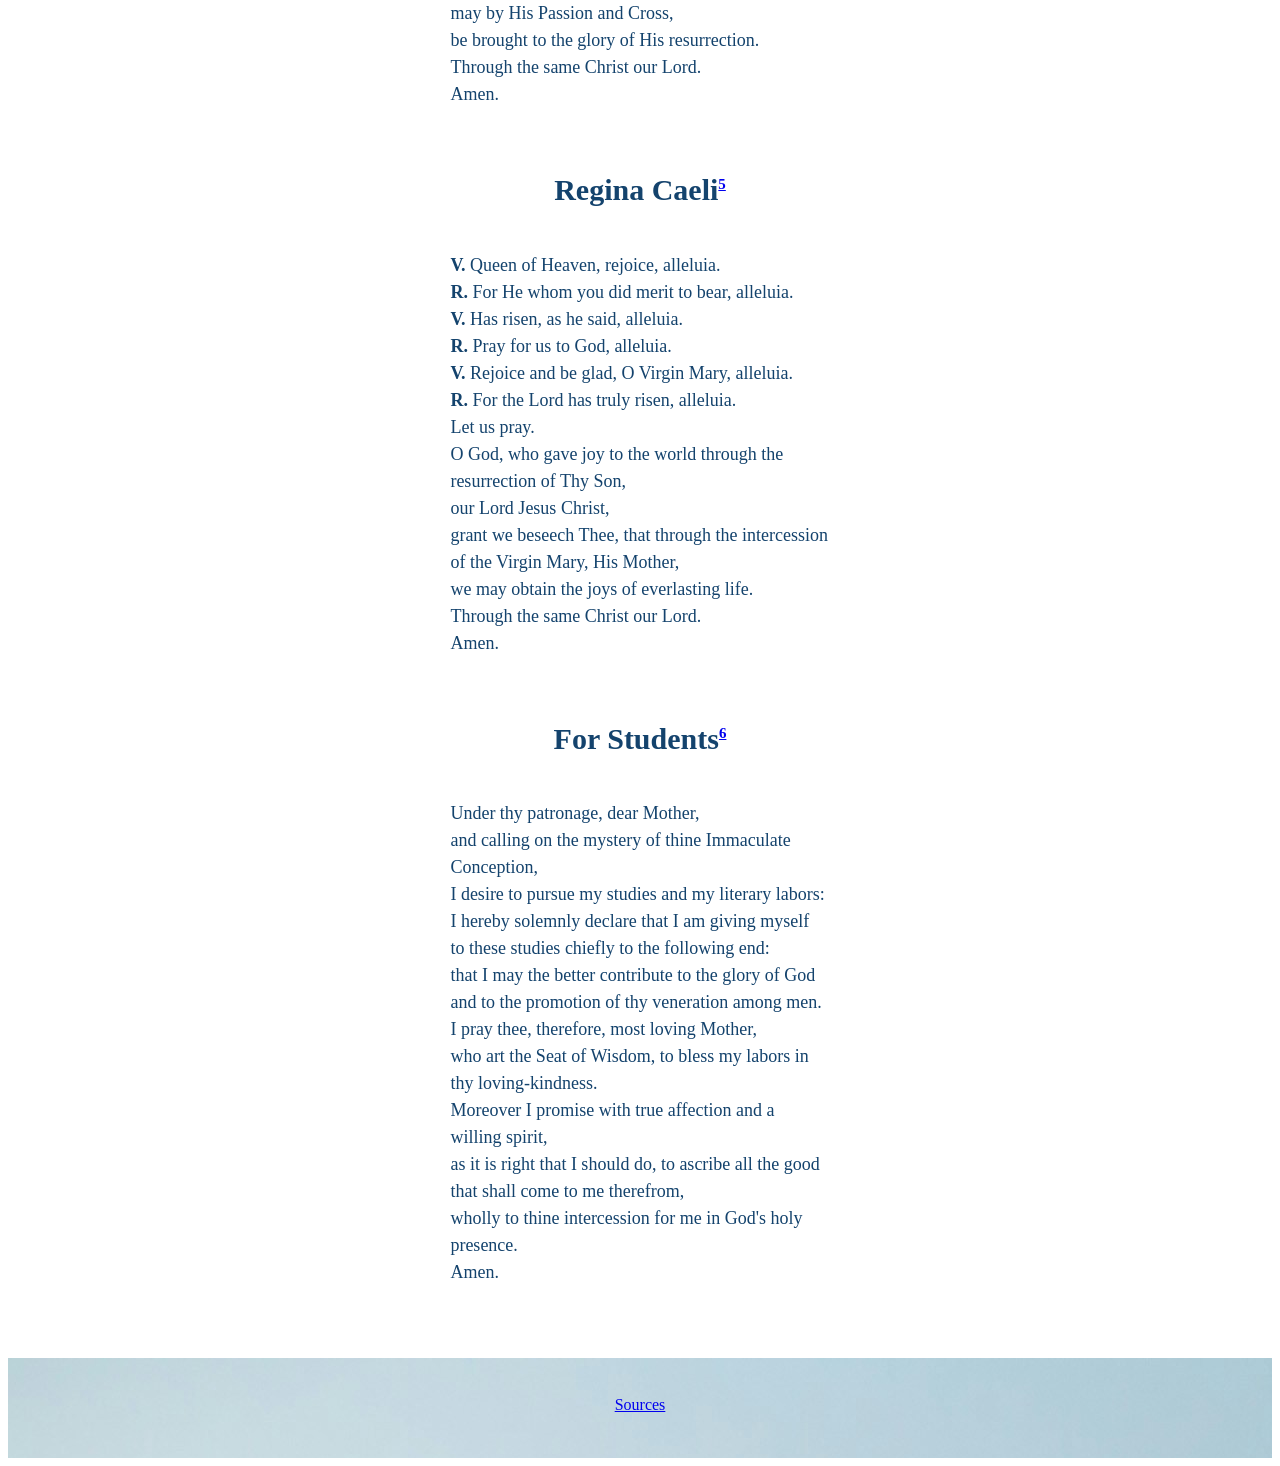
<file: prayers.html>
<!DOCTYPE html>
<html lang="en-US">
    <head>
        <title>Mother Mary</title>
        <link href="styles/styles.css" type="text/css" rel="stylesheet" >
        <script src="scripts/script.js"></script>
        <meta charset="UTF-8"> 
    </head>
    <body>
        <header>
            <h1>Mother Mary</h1>
            <nav>
                <a href="index.html">Home</a>
                <a href="prayers.html" class="active">Prayers</a>
                <a href="practices.html">Practices</a>
                <a href="resources.html">Resources</a>
                <a href="about.html">About</a>
            </nav>
        </header>
        
        
        <button onclick="topFunction()" id="myBtn" title="Back to top">Back to Top</button>



        <div id="leftMenu">
            <b>Prayers</b>
            <ul>
                <li><a href="#hailMary">Hail Mary</a></li>
                <li><a href="#memorare">The Memorare</a></li>
                <li><a href="#salveRegina">Hail Holy Queen</a></li>
                <li><a href="#magnificat">The Magnificat</a></li>
                <li><a href="#angelus">The Angelus</a></li>
                <li><a href="#reginacaeli">Regina Caeli</a></li>
                <li><a href="#students">For Students</a></li>
            </ul>
        </div>
        <br><br><br>
        <p class="intro">
            Here are some popular and beautiful Marian prayers to get started! The Hail Mary is by far one of the most beautiful and powerful prayers as it originates from Scripture and is prayed in the Rosary. As the Saints have shown, every Hail Mary (or "Ave Maria") is like a rose offered to the Blessed Mother.
        </p>
        <h2 class="regTitle" id="hailMary">
            Hail Mary
        </h2>
        <p class="prayer">
            Hail Mary, full of grace, the Lord is with thee. Blessed art thou amongst women, <br>and blessed is the fruit of thy womb, Jesus.<br>Holy Mary, Mother of God, pray for us sinners,<br>now and at the hour of our death. <br>Amen.
        </p>
        <h2 class="regTitle" id="memorare">
            The Memorare<sup><a href="https://www.ewtn.com/catholicism/devotions/memorare-393" target="_blank">1</a></sup>
        </h2>
        <p class="prayer">
            Remember, O most gracious Virgin Mary,<br>that never was it known,<br>that anyone who fled to thy protection,<br>implored thy help,<br>or sought thine intercession<br>was left unaided.<br>Inspired by this confidence, I fly unto thee,<br>O Virgin of virgins, my Mother.<br>To thee do I come, before thee I stand,<br>sinful and sorrowful.<br>O Mother of the Word Incarnate,<br>despise not my petitions, but in thy mercy,<br>hear and answer me.<br>Amen.
        </p>
        <h2 class="regTitle" id="salveRegina">
            Hail Holy Queen<br>
            (as prayed in the Rosary)<sup><a href="https://marian.org/mary/prayers/hail-holy-queen-salve-regina" target="_blank">2</a></sup>
        </h2>
        <p class="prayer">
            Hail Holy Queen, Mother of mercy,<br>our life, our sweetness, and our hope.<br>To thee do we cry, poor banished children of Eve.<br>To thee do we send up our sighs,<br>mourning and weeping in this valley of tears.<br>Turn then, most gracious advocate,<br>thine eyes of mercy toward us,<br>and after this, our exile,<br>show unto us the blessed fruit of thy womb, Jesus.<br>O clement, O loving, O sweet Virgin Mary.<br>Pray for us, O holy Mother of God,<br>that we may be made worthy of the promises of Christ.
            <br>Amen.
        </p>
        <h2 class="regTitle" id="magnificat">
            The Magnificat<sup><a href="https://www.ewtn.com/catholicism/devotions/magnificat-392" target="_blank">3</a></sup>
        </h2>
        <p class="prayer">
            My soul proclaims the greatness of the Lord,<br>
            my spirit rejoices in God my Savior<br>
            for he has looked with favor on his lowly servant.<br>
            From this day all generations will call me blessed:<br>
            the Almighty has done great things for me, <br>
            and holy is his Name.<br>

            He has mercy on those who fear him<br>
            in every generation. <br>
            He has shown the strength of his arm, <br>
            he has scattered the proud in their conceit.<br>

            He has cast down the mighty from their thrones, <br>
            and has lifted up the lowly. <br>
            He has filled the hungry with good things, <br>
            and the rich he has sent away empty.<br>

            He has come to the help of his servant Israel<br>
            for he remembered his promise of mercy, <br>
            the promise he made to our fathers, <br>
            to Abraham and his children forever.<br>

            (Lk 1: 46-55)
        </p>
        <h2 class="regTitle" id="angelus">
            The Angelus<sup><a href="https://www.catholicnewsagency.com/resource/55078/the-angelus" target="_blank">4</a></sup><br>
            (esp. prayed at noon)
        </h2>
        <p class="prayer">
            

<b>V.</b>  The angel of the Lord declared unto Mary.<br>

<b>R.</b>  And she conceived of the Holy Spirit.<br>

Hail Mary full of grace, the Lord is with thee.<br>
Blessed art thou among women, 
<br>And blessed is the fruit of thy womb, Jesus.<br>
Holy Mary, mother of God, pray for us sinners now and at the hour of our death.<br>

<b>V.</b>  Behold the handmaid of the Lord.<br>

<b>R.</b>  Be it done unto me according to thy word.<br>

Hail Mary...<br>

<b>V.</b>  And the Word was made flesh.<br>

<b>R.</b>  And dwelt among us.<br>

Hail Mary...<br>

<b>V.</b>  Pray for us, O Holy mother of God,<br>

<b>R.</b>  That we may be made worthy of the promises of Christ.<br>

Hail Mary...<br>

Let us pray,<br>

Pour forth, we beseech thee, O Lord,<br>
thy grace into our hearts that we, to whom the Incarnation of Christ, thy Son,<br>
was made known by the message of an angel,<br>
may by His Passion and Cross,<br>
be brought to the glory of His resurrection.<br>
Through the same Christ our Lord.<br>
Amen.

        </p>

        <h2 class="regTitle" id="reginacaeli">
            Regina Caeli<sup><a href="https://www.ewtn.com/catholicism/devotions/regina-caeli-o-queen-of-heaven-375" target="_blank">5</a></sup>
        </h2>
        <p class="prayer">
        <b>V.</b> Queen of Heaven, rejoice, alleluia. <br>
        <b>R.</b> For He whom you did merit to bear, alleluia. <br>
        <b>V.</b> Has risen, as he said, alleluia. <br>
        <b>R.</b> Pray for us to God, alleluia.<br>
        <b>V.</b> Rejoice and be glad, O Virgin Mary, alleluia. <br>
        <b>R.</b> For the Lord has truly risen, alleluia.<br>
        Let us pray.<br>
        O God, who gave joy to the world through the resurrection of Thy Son, <br>our Lord Jesus Christ,<br>
            grant we beseech Thee, that through the intercession of the Virgin Mary, His Mother, <br>
            we may obtain the joys of everlasting life. <br>
            Through the same Christ our Lord. <br>
            Amen.
        </p>

        <h2 class="regTitle" id="students">
            For Students<sup><a href="https://www.catholicnewsagency.com/resource/55346/a-prayer-to-the-virgin-mary-for-students" target="_blank">6</a></sup>
        </h2>
        <p class="prayer">
            Under thy patronage, dear Mother, <br>
            and calling on the mystery of thine Immaculate Conception,<br>
            I desire to pursue my studies and my literary labors:<br>
            I hereby solemnly declare that I am giving myself <br>
            to these studies chiefly to the following end:<br>
            that I may the better contribute to the glory of God<br>and to the promotion of thy veneration among men.
            <br>I pray thee, therefore, most loving Mother,<br>
            who art the Seat of Wisdom, to bless my labors in thy loving-kindness.<br>
            Moreover I promise with true affection and a willing spirit,<br>
            as it is right that I should do, to ascribe all the good that shall come to me therefrom,<br>
            wholly to thine intercession for me in God's holy presence.<br>
            Amen.
        </p>
        <br><br><br>
        <footer>
            <a href="sources.html">Sources</a>
        </footer>
    </body>
</html>
</file>
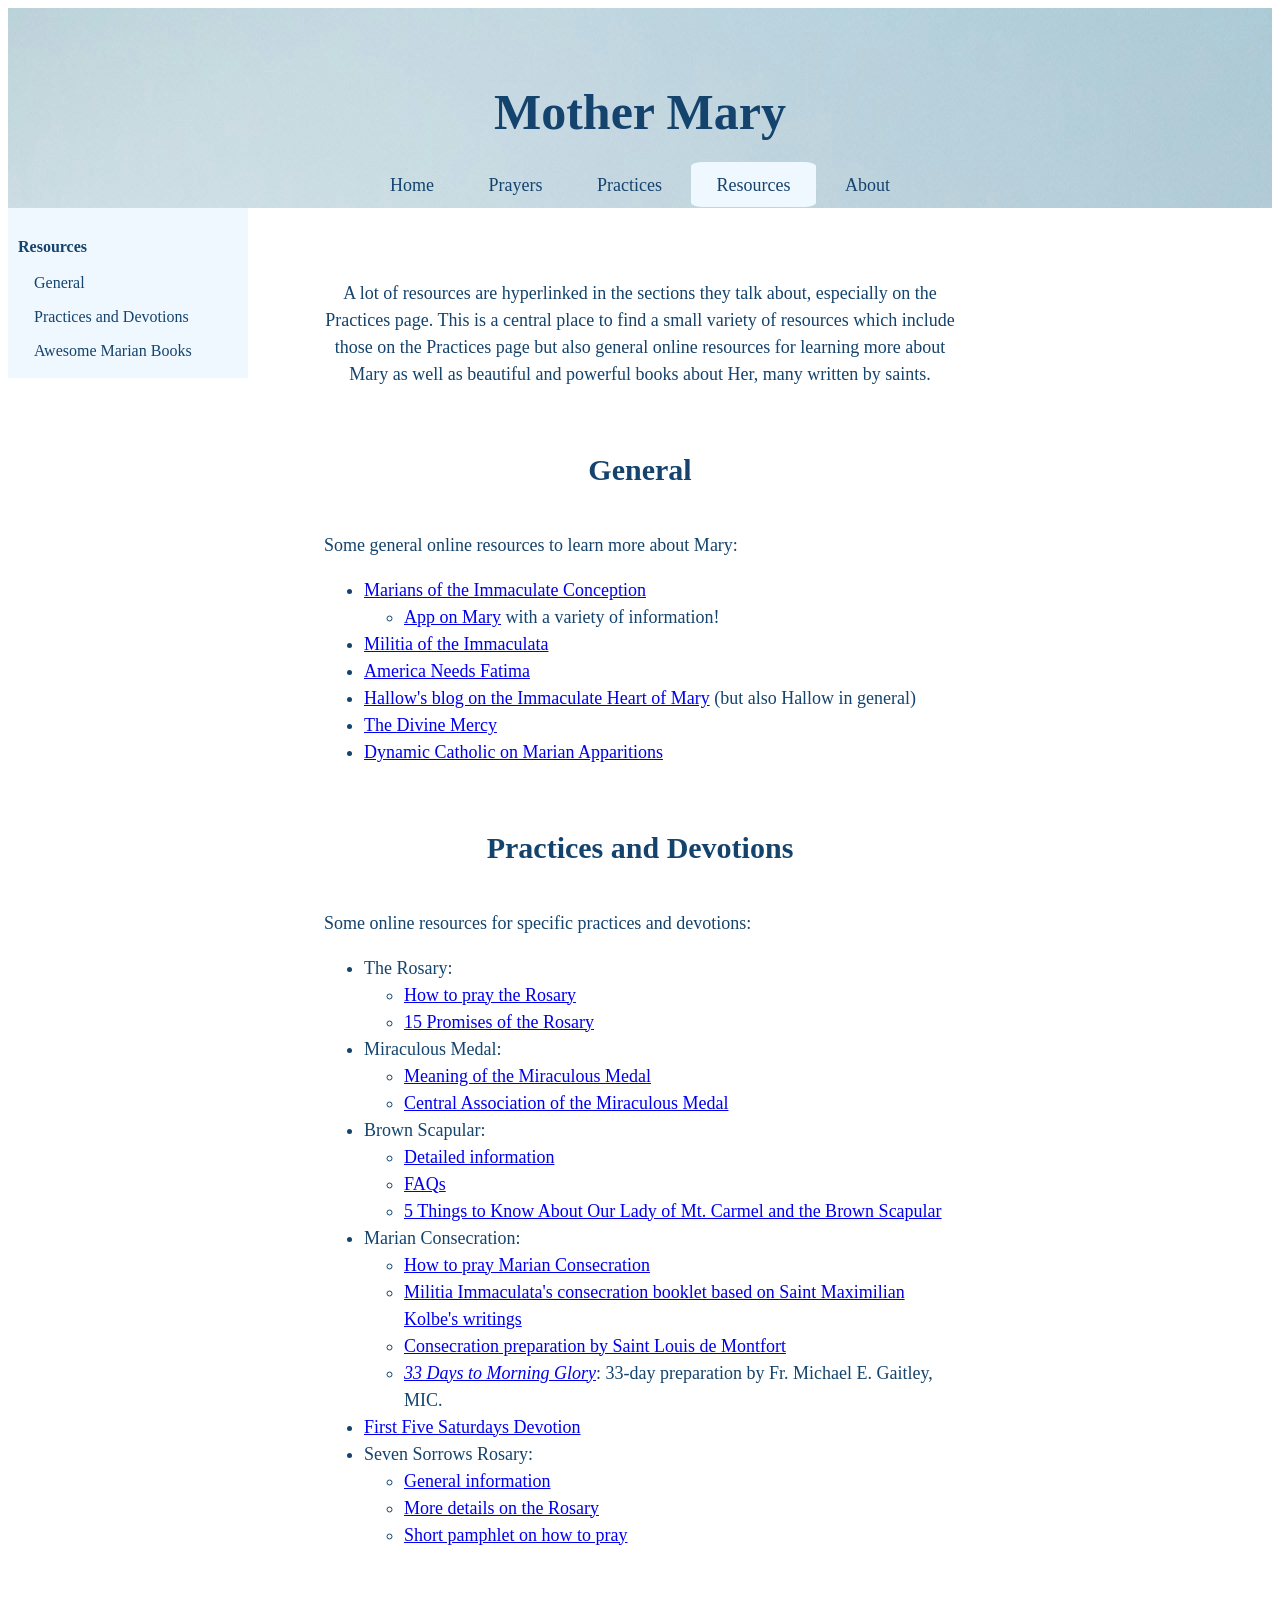
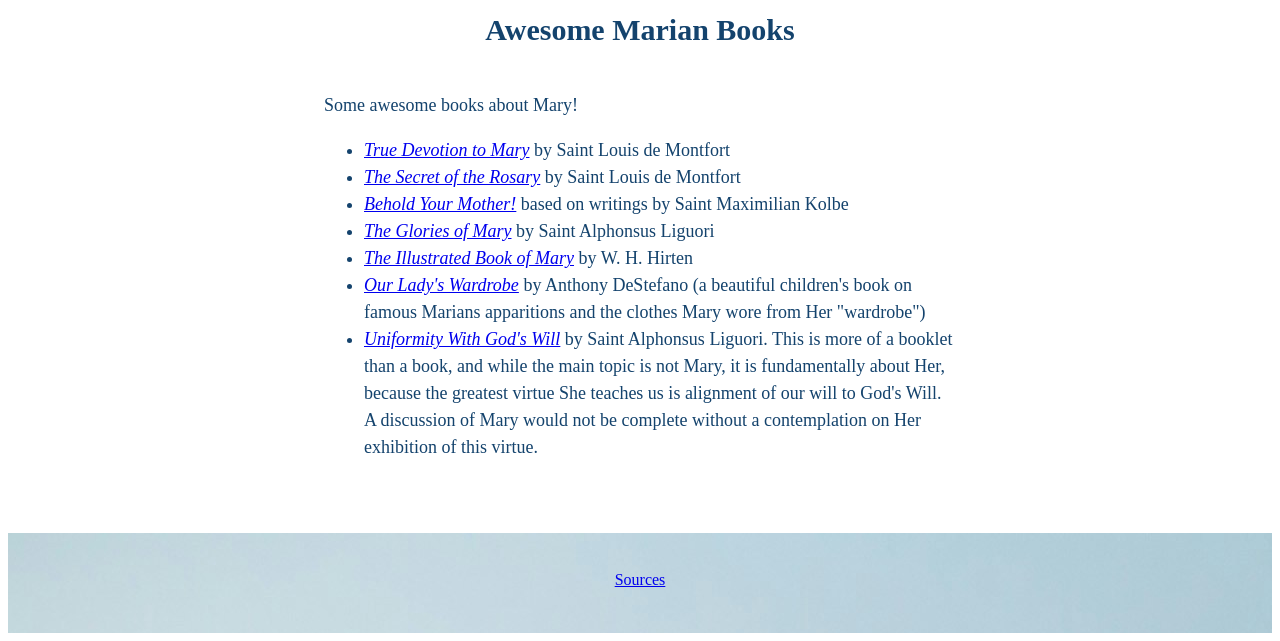
<file: resources.html>
<!DOCTYPE html>
<html lang="en-US">
    <head>
        <title>Mother Mary</title>
        <link href="styles/styles.css" type="text/css" rel="stylesheet" >
        <script src="scripts/script.js"></script>
        <meta charset="UTF-8"> 
    </head>
    <body>
        <header>
            <h1>Mother Mary</h1>
            <nav>
                <a href="index.html">Home</a>
                <a href="prayers.html">Prayers</a>
                <a href="practices.html">Practices</a>
                <a href="resources.html" class="active">Resources</a>
                <a href="about.html">About</a>
            </nav>
        </header>
        
        
        <button onclick="topFunction()" id="myBtn" title="Back to top">Back to Top</button>



        <div id="leftMenu">
            <b>Resources</b>
            <ul>
                <li><a href="#general">General</a></li>
                <li><a href="#pracDevotions">Practices and Devotions</a></li>
                <li><a href="#books">Awesome Marian Books</a></li>
            </ul>
        </div>
        <br><br><br>
        <p class="intro">
            A lot of resources are hyperlinked in the sections 
            they talk about, especially on the Practices page. 
            This is a central place to find a small variety of 
            resources which include those on the Practices page 
            but also general online resources for learning more 
            about Mary as well as beautiful and powerful books 
            about Her, many written by saints.
        </p>
        <h2 class="regTitle" id="general">
            General
        </h2>
        <div class="explanation">
            Some general online resources to learn more about Mary:
            <ul class="centerList">
                <li><a href="https://marian.org/" target="_blank">Marians of the Immaculate Conception</a>
                    <ul>
                       <li>
                            <a href="https://marian.org/app" target="_blank">App on Mary</a> with a variety of information!
                        </li> 
                    </ul>
                </li>
                <li><a href="https://militiaoftheimmaculata.com/" target="_blank">Militia of the Immaculata</a></li>
                <li><a href="https://americaneedsfatima.org/" target="_blank">America Needs Fatima</a></li>
                <li><a href="https://hallow.com/blog/immaculate-heart-of-mary/" target="_blank">Hallow's blog on the Immaculate Heart of Mary</a> (but also Hallow in general)</li>
                <li><a href="https://www.thedivinemercy.org/" target="_blank">The Divine Mercy</a></li>
                <li><a href="https://www.dynamiccatholic.com/rosary/marian-apparitions.html" target="_blank">Dynamic Catholic on Marian Apparitions</a></li>
            </ul>
        </div>
        <h2 class="regTitle" id="pracDevotions">
            Practices and Devotions
        </h2>
        <div class="explanation">
            Some online resources for specific practices and devotions:
            <ul class="centerList">
                <li>The Rosary:
                    <ul>
                        <li><a href="https://www.usccb.org/how-to-pray-the-rosary" target="_blank">How to pray the Rosary</a></li>
                        <li><a href="https://marian.org/13th/the-fifteen-promises-of-our-lady" target="_blank">15 Promises of the Rosary</a></li>
                    </ul>
                </li>
                <li>Miraculous Medal:
                    <ul>
                        <li><a href="https://www.thedivinemercy.org/articles/meaning-miraculous-medal" target="_blank">Meaning of the Miraculous Medal</a></li>
                        <li><a href="https://miraculousmedal.org/" target="_blank">Central Association of the Miraculous Medal</a></li>
                    </ul>
                </li>
                <li>Brown Scapular:
                    <ul>
                        <li>
                            <a href="https://www.sistersofcarmel.com/brown-scapular-information.php" target="_blank">Detailed information</a>
                        </li>
                        <li>
                            <a href="https://www.sistersofcarmel.com/faqs-the-brown-scapular/" target="_blank">FAQs</a>
                        </li>
                        <li>
                            <a href="https://www.wordonfire.org/articles/5-things-to-know-about-our-lady-of-mt-carmel-and-the-brown-scapular/" target="_blank">5 Things to Know About Our Lady of Mt. Carmel and the Brown Scapular</a>
                        </li>
                    </ul>
                </li>
                <li>
                    Marian Consecration:
                    <ul>
                        <li>
                            <a href="https://hallow.com/blog/how-to-pray-marian-consecration/" target="_blank">How to pray Marian Consecration</a>
                        </li>
                        <li>
                            <a href="https://militiaoftheimmaculata.com/behold-your-mother/" target="_blank">Militia Immaculata's consecration booklet based on Saint Maximilian Kolbe's writings</a>
                        </li>
                        <li>
                            <a href="https://tanbooks.com/products/books/true-devotion-to-mary-with-preparation-for-total-consecration/" target="_blank">Consecration preparation by Saint Louis de Montfort</a>
                        </li>
                        <li>
                            <a href="https://www.thedivinemercy.org/articles/33-days-morning-glory-introduction" target="_blank"><i>33 Days to Morning Glory</i></a>: 33-day preparation by Fr. Michael E. Gaitley, MIC.
                        </li>
                    </ul>
                </li>
                <li><a href="https://americaneedsfatima.org/prayers/the-five-first-saturdays-devotion" target="_blank">First Five Saturdays Devotion</a></li>
                <li>Seven Sorrows Rosary:
                    <ul>
                        <li>
                            <a href="https://hallow.com/blog/7-sorrows/" target="_blank">General information</a>
                        </li>
                        <li>
                            <a href="https://www.ncregister.com/blog/our-lady-of-kibeho-calls-for-the-seven-sorrows-rosary" target="_blank">More details on the Rosary</a>
                        </li>
                        <li>
                            <a href="https://shopmercy.org/rosary-of-the-7-sorrows.html" target="_blank">Short pamphlet on how to pray</a>
                        </li>
                    </ul>
                </li>
            </ul>
        </div>


        <h2 class="regTitle" id="books">
            Awesome Marian Books
        </h2>
        <div class="explanation">
            Some awesome books about Mary!
            <ul class="centerList">
                <li><a href="https://tanbooks.com/products/books/true-devotion-to-mary-with-preparation-for-total-consecration/" target="_blank"><i>True Devotion to Mary</i></a> by Saint Louis de Montfort</li>
                <li><a href="https://tanbooks.com/products/the-secret-of-the-rosary/" target="_blank"><i>The Secret of the Rosary</i></a> by Saint Louis de Montfort</li>
                <li><a href="https://militiaoftheimmaculata.com/behold-your-mother/" target="_blank"><i>Behold Your Mother!</i></a> based on writings by Saint Maximilian Kolbe</li>
                <li><a href="https://tanbooks.com/products/books/the-glories-of-mary/" target="_blank"><i>The Glories of Mary</i></a> by Saint Alphonsus Liguori</li>
                <li><a href="https://shop.catholic.com/the-illustrated-book-of-mary/" target="_blank"><i>The Illustrated Book of Mary</i></a> by W. H. Hirten</li>
                <li><a href="https://sophiainstitute.com/product/our-ladys-wardrobe/" target="_blank"><i>Our Lady's Wardrobe</i></a> by Anthony DeStefano (a beautiful children's book on famous Marians apparitions and the clothes Mary wore from Her "wardrobe")</li>
                <li><a href="https://www.ewtn.com/catholicism/library/uniformity-with-gods-will-12644" target="_blank"><i>Uniformity With God's Will</i></a> by Saint Alphonsus Liguori. This is more of a booklet than a book, and while the main topic is not Mary, it is fundamentally about Her, because the greatest virtue She teaches us is alignment of our will to God's Will. A discussion of Mary would not be complete without a contemplation on Her exhibition of this virtue.</li>
            </ul>
        </div>
        <br><br><br>
        <footer>
            <a href="sources.html">Sources</a>
        </footer>
    </body>
</html>
</file>
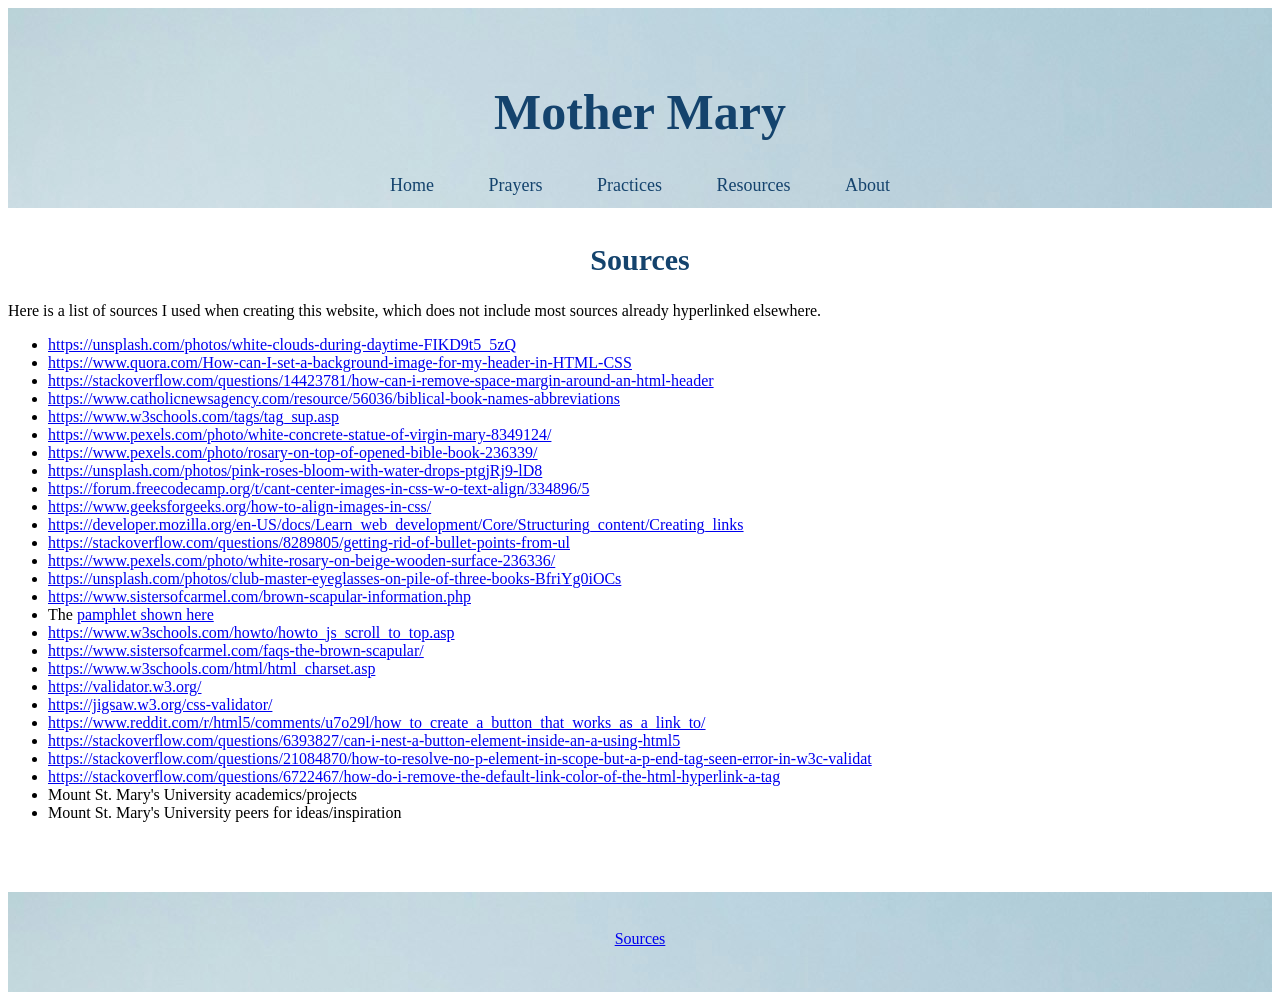
<file: sources.html>
<!DOCTYPE html>
<html lang="en-US">
    <head>
        <title>Mother Mary</title>
        <link href="styles/styles.css" type="text/css" rel="stylesheet" >
        <script src="scripts/script.js"></script>
        <meta charset="UTF-8"> 
    </head>
    <body>
        <header>
            <h1>Mother Mary</h1>
            <nav>
                <a href="index.html">Home</a>
                <a href="prayers.html">Prayers</a>
                <a href="prayers.html">Practices</a>
                <a href="prayers.html">Resources</a>
                <a href="prayers.html">About</a>
            </nav>
        </header>
        
        
        <button onclick="topFunction()" id="myBtn" title="Back to top">Back to Top</button>



        <h2>Sources</h2>
        <p id="intro">Here is a list of sources I used when creating this website, which does not include most sources already hyperlinked elsewhere.</p>
        <ul>
            <li>
                <a href="https://unsplash.com/photos/white-clouds-during-daytime-FIKD9t5_5zQ" target="_blank">https://unsplash.com/photos/white-clouds-during-daytime-FIKD9t5_5zQ</a>
            </li>
            <li>
                <a href="https://www.quora.com/How-can-I-set-a-background-image-for-my-header-in-HTML-CSS" target="_blank">https://www.quora.com/How-can-I-set-a-background-image-for-my-header-in-HTML-CSS</a>
            </li>
            <li>
                <a href="https://stackoverflow.com/questions/14423781/how-can-i-remove-space-margin-around-an-html-header" target="_blank">https://stackoverflow.com/questions/14423781/how-can-i-remove-space-margin-around-an-html-header</a>
            </li>
            <li>
                <a href="https://www.catholicnewsagency.com/resource/56036/biblical-book-names-abbreviations" target="_blank">https://www.catholicnewsagency.com/resource/56036/biblical-book-names-abbreviations</a>
            </li>
            <li>
                <a href="https://www.w3schools.com/tags/tag_sup.asp" target="_blank">https://www.w3schools.com/tags/tag_sup.asp</a>
            </li>
            <li>
                <a href="https://www.pexels.com/photo/white-concrete-statue-of-virgin-mary-8349124/" target="_blank">https://www.pexels.com/photo/white-concrete-statue-of-virgin-mary-8349124/</a>
            </li>
            <li>
                <a href="https://www.pexels.com/photo/rosary-on-top-of-opened-bible-book-236339/" target="_blank">https://www.pexels.com/photo/rosary-on-top-of-opened-bible-book-236339/</a>
            </li>
            <li>
                <a href="https://unsplash.com/photos/pink-roses-bloom-with-water-drops-ptgjRj9-lD8" target="_blank">https://unsplash.com/photos/pink-roses-bloom-with-water-drops-ptgjRj9-lD8</a>
            </li>
            <li>
                <a href="https://forum.freecodecamp.org/t/cant-center-images-in-css-w-o-text-align/334896/5" target="_blank">https://forum.freecodecamp.org/t/cant-center-images-in-css-w-o-text-align/334896/5</a>
            </li>
            <li>
                <a href="https://www.geeksforgeeks.org/how-to-align-images-in-css/" target="_blank">https://www.geeksforgeeks.org/how-to-align-images-in-css/</a>
            </li>
            <li>
                <a href="https://developer.mozilla.org/en-US/docs/Learn_web_development/Core/Structuring_content/Creating_links" target="_blank">https://developer.mozilla.org/en-US/docs/Learn_web_development/Core/Structuring_content/Creating_links</a>
            </li>
            <li>
                <a href="https://stackoverflow.com/questions/8289805/getting-rid-of-bullet-points-from-ul" target="_blank">https://stackoverflow.com/questions/8289805/getting-rid-of-bullet-points-from-ul</a>
            </li>
            <li>
                <a href="https://www.pexels.com/photo/white-rosary-on-beige-wooden-surface-236336/" target="_blank">https://www.pexels.com/photo/white-rosary-on-beige-wooden-surface-236336/</a>
            </li>
            <li>
                <a href="https://unsplash.com/photos/club-master-eyeglasses-on-pile-of-three-books-BfriYg0iOCs" target="_blank">https://unsplash.com/photos/club-master-eyeglasses-on-pile-of-three-books-BfriYg0iOCs</a>
            </li>
            <li>
                <a href="https://www.sistersofcarmel.com/brown-scapular-information.php" target="_blank">https://www.sistersofcarmel.com/brown-scapular-information.php</a>
            </li>
            <li>
                The <a href="https://shopmercy.org/rosary-of-the-7-sorrows.html" target="_blank">pamphlet shown here</a>
            </li>
            <li>
                <a href="https://www.w3schools.com/howto/howto_js_scroll_to_top.asp">https://www.w3schools.com/howto/howto_js_scroll_to_top.asp</a>
            </li>
            <li>
                <a href="https://www.sistersofcarmel.com/faqs-the-brown-scapular/">https://www.sistersofcarmel.com/faqs-the-brown-scapular/</a>
            </li>
            <li>
                <a href="https://www.w3schools.com/html/html_charset.asp">https://www.w3schools.com/html/html_charset.asp</a>
            </li>
            <li>
                <a href="https://validator.w3.org/">https://validator.w3.org/</a>
            </li>
            <li>
                <a href="https://jigsaw.w3.org/css-validator/">https://jigsaw.w3.org/css-validator/</a>
            </li>
            <li>
                <a href="https://www.reddit.com/r/html5/comments/u7o29l/how_to_create_a_button_that_works_as_a_link_to/">https://www.reddit.com/r/html5/comments/u7o29l/how_to_create_a_button_that_works_as_a_link_to/</a>
            </li>
            <li>
                <a href="https://stackoverflow.com/questions/6393827/can-i-nest-a-button-element-inside-an-a-using-html5">https://stackoverflow.com/questions/6393827/can-i-nest-a-button-element-inside-an-a-using-html5</a>
            </li>
            <li>
                <a href="https://stackoverflow.com/questions/21084870/how-to-resolve-no-p-element-in-scope-but-a-p-end-tag-seen-error-in-w3c-validat">https://stackoverflow.com/questions/21084870/how-to-resolve-no-p-element-in-scope-but-a-p-end-tag-seen-error-in-w3c-validat</a>
            </li>
            <li>
                <a href="https://stackoverflow.com/questions/6722467/how-do-i-remove-the-default-link-color-of-the-html-hyperlink-a-tag">https://stackoverflow.com/questions/6722467/how-do-i-remove-the-default-link-color-of-the-html-hyperlink-a-tag</a>
            </li>
            <li>
                Mount St. Mary's University academics/projects
            </li>
            <li>
                Mount St. Mary's University peers for ideas/inspiration
            </li>
        </ul>
        <br><br><br>
        <footer>
            <a href="sources.html">Sources</a>
        </footer>
    </body>
</html>
</file>
<file: styles/styles.css>
header {
    width: 100%;
    height: 200px;
    background-size: cover;
    background: url("../images/sky.jpg");
}
h1 {
    margin-top: 0;
    font-size: 50px;
    color:rgb(20, 67, 109);
    padding-top: 75px;
    padding-bottom: 0px;
    font-family: Garamond;
    text-align: center;
}
#quote{
    padding-top: 40px;
    padding-left: 30%;
    padding-right: 30%;
    padding-bottom: 20px;
    text-align: center;
    color:rgb(20, 67, 109);
    font-style: italic;
    font-family:'Times New Roman';
}
.regTitle{
    padding-top: 40px;
    padding-left: 30%;
    padding-right: 30%;
    padding-bottom: 20px;
    text-align: center;
    color:rgb(20, 67, 109);
    font-family:'Times New Roman';
}
nav {
    text-align: center;
}
nav > a {
    padding: 1% 2% 1% 2%;
    border-radius: 10%;
    height: 15px;
    text-decoration: none;
    color:rgb(20, 67, 109);
    font-family: Calibri;
    font-size: 18px;
}
nav > a:hover{
    background-color: aliceblue;
}
.active {
    background-color: aliceblue;
    color:rgb(20, 67, 109);
}
.intro{
    font-family: Calibri;
    font-size: 18px;
    text-align: center;
    margin-left: 25%;
    margin-right: 25%;
    line-height: 150%;
    color:rgb(20, 67, 109);
}
.explanation{
    font-family: Calibri;
    font-size: 18px;
    text-align: left;
    margin-left: 25%;
    margin-right: 25%;
    line-height: 150%;
    color:rgb(20, 67, 109);
}
.prayer{
    font-family: Calibri;
    font-size: 18px;
    text-align: left;
    margin-left: 35%;
    margin-right: 35%;
    line-height: 150%;
    color:rgb(20, 67, 109);
}
.centerList{
    font-family: Calibri;
    font-size: 18px;
    text-align: left;
    line-height: 150%;
    color:rgb(20, 67, 109);
}
.splitView {
    display: flex;
    justify-content: space-evenly;
    font-family: Calibri;
    font-size: 18px;
    color:rgb(20, 67, 109);
    line-height: 150%;
    width: 100%;
    height: 300px;
    background-size: cover;
    background: url("../images/sky.jpg");
}
#splitView2 {
    display: flex;
    justify-content: space-evenly;
    font-family: Calibri;
    color:rgb(20, 67, 109);
    font-size: 18px;
    line-height: 150%;
    width: 100%;
    height: 300px;
}
#right {
    float: right;
    width: 30%;
    margin-top: 3%;
    margin-right: 15%;
    text-align: center;
}
#right > img {
    text-align: center;
    width: 40%;
    margin-left: 30%;
    border-radius: 25%;
}
#right3 {
    float: right;
    width: 30%;
    margin-top: 3%;
    margin-right: 15%;
    text-align: center;
}
#right3 > img {
    text-align: center;
    width: 45%;
    margin-left: 30%;
    border-radius: 25%;
}
.left {
    float: left;
    width: 40%;
    margin-top: .5%;
    margin-left: 15%;
    text-align: center;
}
#right2 {
    float: right;
    width: 40%;
    margin-top: .5%;
    margin-right: 15%;
    text-align: center;
}
#left2 > img {
    text-align: center;
    width: 70%;
    margin-right: 30%;
    border-radius: 25%;
}
#left2 {
    float: left;
    width: 40%;
    margin-top: 4%;
    margin-left: 15%;
    text-align: center;
}
footer {
    width: 100%;
    height: 100px;
    background-size: cover;
    background: url("../images/sky.jpg");
    display:flex;
    justify-content: space-evenly;
}
footer > a {
    margin-top: 3%;
}
sup {
    font-size: 15px;
}
h2 {
    padding-top: 10px;
    padding-left: 30%;
    padding-right: 30%;
    text-align: center;
    color:rgb(20, 67, 109);
    font-family: Garamond;
    font-size: 30px;
}
button {
    color: rgb(255, 255, 255);
    border-radius: 10%;
    font-size: 15px;
    height: 40px;
    width: 90px;
    border-width: 0;
    background-color: rgb(20, 67, 109);
}
button:hover {
    cursor: pointer;
    background-color: rgb(255, 255, 255);
    color: rgb(20, 67, 109);
}
.button {
    color: rgb(255, 255, 255);
    border-radius: 10%;
    font-size: 18px;
    font-family: Calibri;
    padding: 8px 16px;
    border-width: 20px;
    text-decoration: none;
    background-color: rgb(20, 67, 109);
}
.button:hover {
    cursor: pointer;
    background-color: rgb(255, 255, 255);
    color: rgb(20, 67, 109);
}
#center {
    border: 0px solid black;
    border-radius: 50%;
    padding: 1em;
    display: block;
    width: 15%;
    height: 10%;
    margin: 0 auto;
}
#pracImgs {
    border: 0px solid black;
    border-radius: 20%;
    padding: 1em;
    display: block;
    width: 30%;
    height: 10%;
    margin: 0 auto;
}
#leftMenu {
    float: left;
    padding: 10px;
    padding-top: 30px;
    height: 100%;
    width: 220px;
    top: 0;
    left: 0;
    color: rgb(20, 67, 109);
    font-family: Calibri;
    background-color: aliceblue;
}
#leftMenu ul {
    list-style-type: none;
  padding: 0;
  padding-top: 10px;
  margin: 0;
  width: 100%;
}
#leftMenu li a {
    display: block;
    padding: 8px 16px;
    text-decoration: none;
    color: rgb(20, 67, 109);
    font-family: Calibri;
}
#leftMenu li a:hover {
    background-color: rgb(212, 228, 242);
    color: black;
}
#leftMenu li {
    list-style-type: none;
}

#myBtn {
    display: none;
    position: fixed;
    bottom: 20px;
    right: 30px;
    z-index: 99;
    cursor: pointer;
    width: 80px;
    height: 70px;
    padding: 15px;
    text-align: center;
  }
</file>
